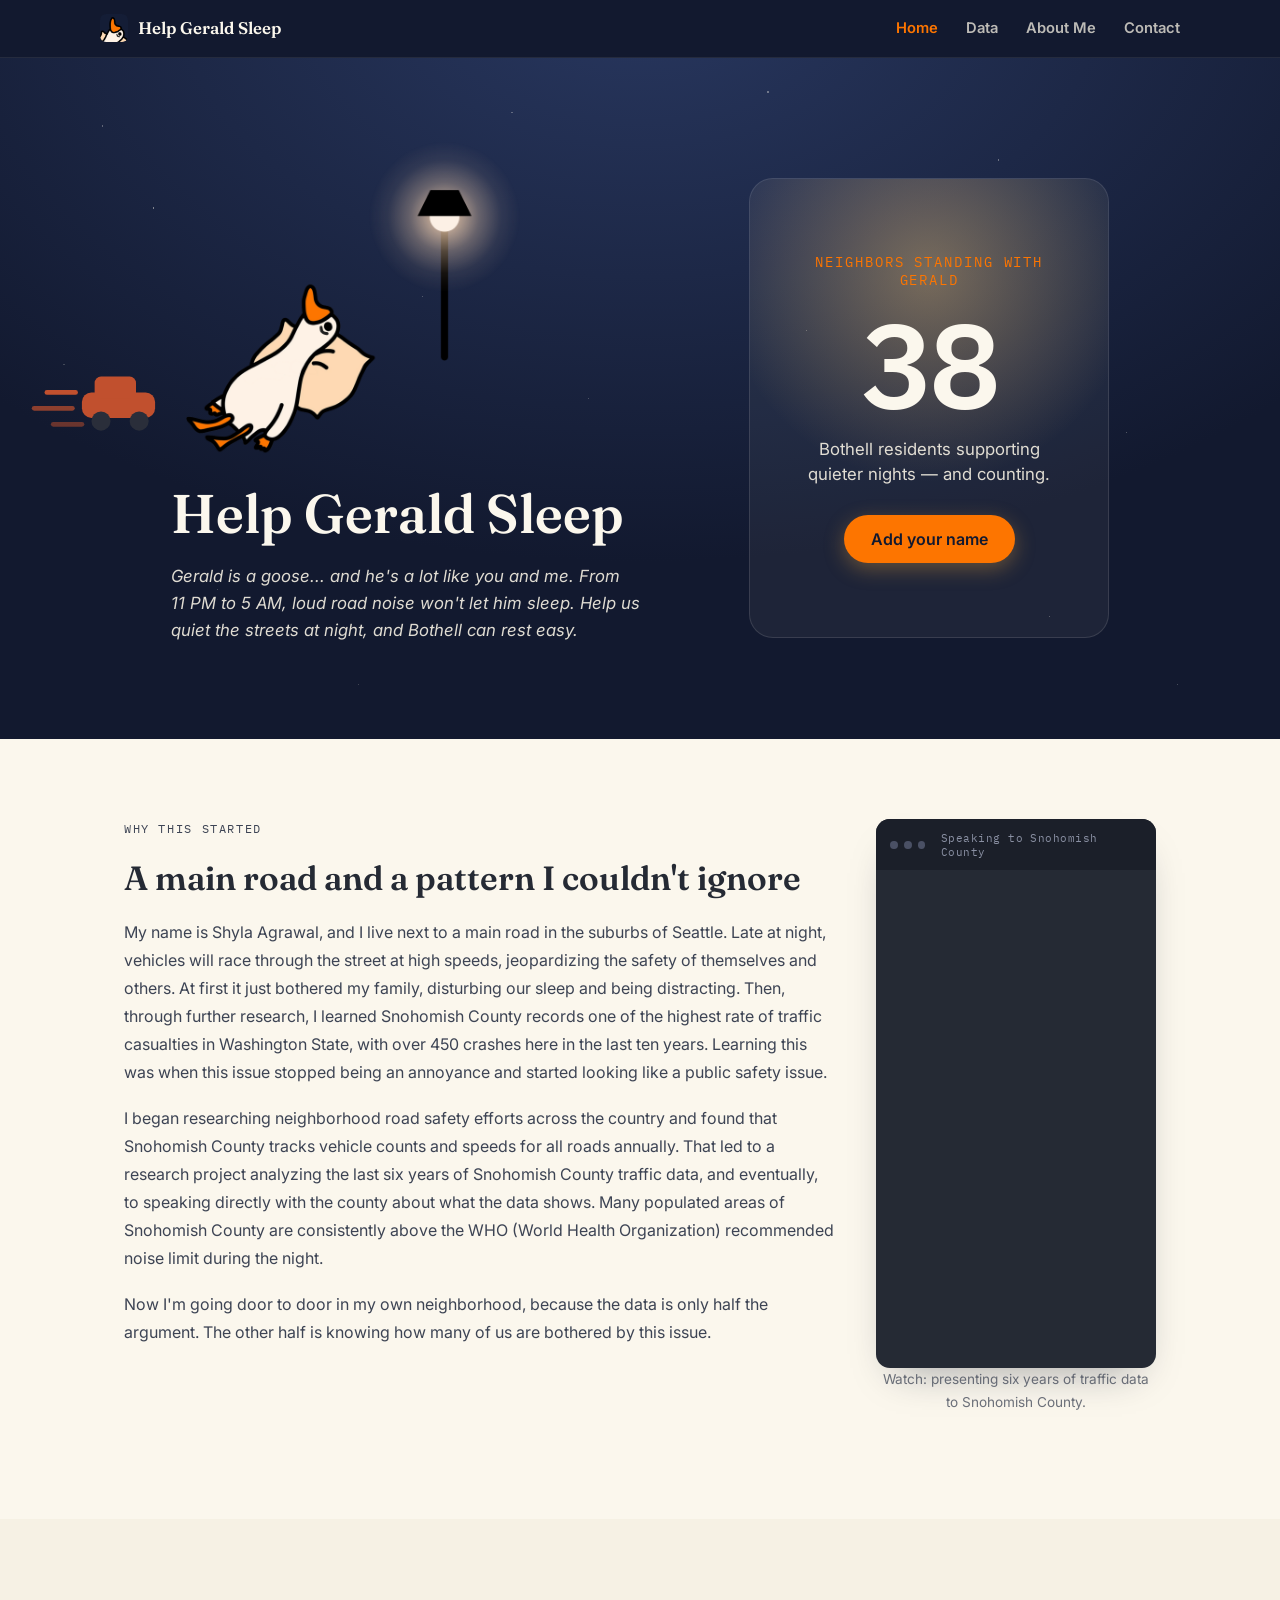
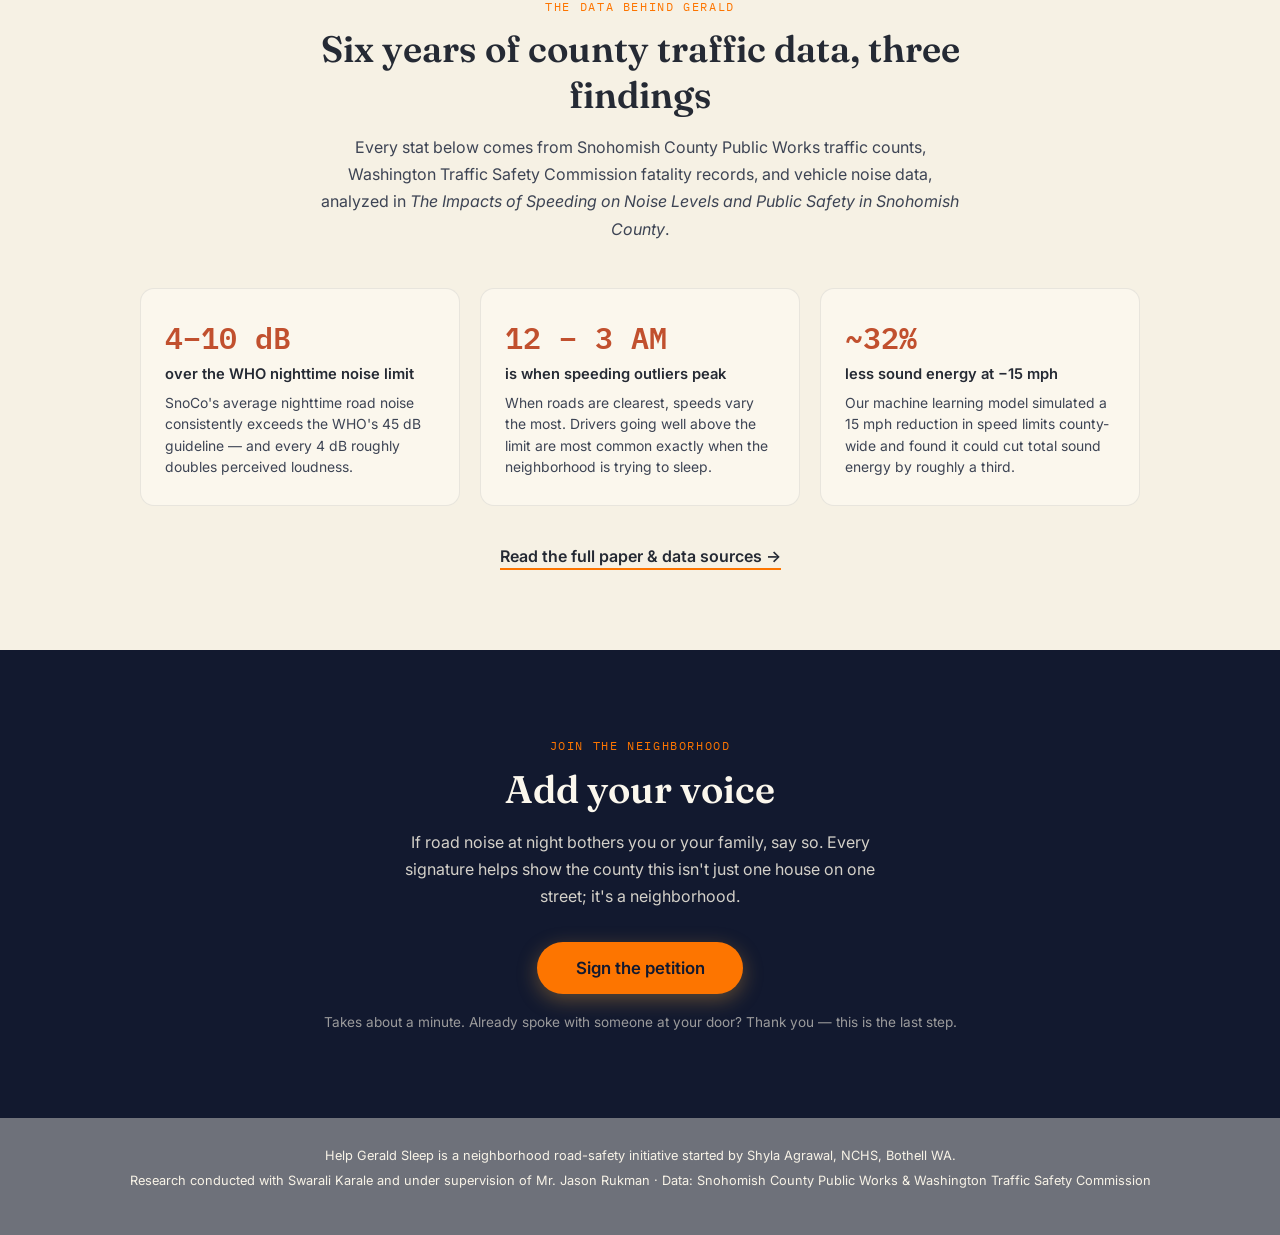
<file: index.html>
<!DOCTYPE html>
<html lang="en">
<head>
<meta charset="UTF-8">
<meta name="viewport" content="width=device-width, initial-scale=1.0">
<title>Help Gerald Sleep — Quieter Nights in Bothell</title>
<meta name="description" content="A Bothell, WA neighborhood campaign to reduce nighttime speeding and road noise, backed by six years of Snohomish County traffic data.">

<link rel="icon" href="assets/favicon.png" type="image/png">
<link rel="preconnect" href="https://fonts.googleapis.com">
<link rel="preconnect" href="https://fonts.gstatic.com" crossorigin>
<link href="https://fonts.googleapis.com/css2?family=Fraunces:ital,opsz,wght@0,9..144,400;0,9..144,500;0,9..144,600;1,9..144,500&family=Inter:wght@400;500;600;700&family=IBM+Plex+Mono:wght@500;600&display=swap" rel="stylesheet">
<link rel="stylesheet" href="style.css">
</head>
<body>

<!-- ============ NAV ============ -->
<header class="site-nav">
  <div class="site-nav-inner">
    <a href="index.html" class="nav-logo">
      <img src="assets/favicon.png" alt="" class="nav-logo-icon">
      <span>Help Gerald Sleep</span>
    </a>
    <nav class="nav-links" id="navLinks">
      <a href="index.html" class="active">Home</a>
      <a href="data.html">Data</a>
      <a href="about.html">About Me</a>
      <a href="contact.html">Contact</a>
    </nav>
    <button class="nav-toggle" id="navToggle" aria-label="Toggle menu" aria-expanded="false">
      <span></span><span></span><span></span>
    </button>
  </div>
</header>

<!-- ============ TOP BAND: HERO + COUNTER ============ -->
<header class="top-band">
  <div class="sky" aria-hidden="true"></div>

  <div class="top-band-inner">
    <div class="hero-col">
      <div class="mark-wrap">
        <div class="gerald-scene">
          <svg class="car-track" viewBox="0 0 220 220" aria-hidden="true">
            <!-- speeding car silhouette + motion lines -->
            <g transform="translate(0,20)">
              <g class="car-zoom">
                <rect x="-56" y="150" width="46" height="16" rx="6" fill="#C1502E"/>
                <rect x="-48" y="140" width="26" height="14" rx="4" fill="#C1502E"/>
                <circle cx="-44" cy="168" r="6" fill="#2A2E3A"/>
                <circle cx="-20" cy="168" r="6" fill="#2A2E3A"/>
                <line x1="-78" y1="150" x2="-60" y2="150" stroke="#C1502E" stroke-width="3" stroke-linecap="round"/>
                <line x1="-86" y1="160" x2="-62" y2="160" stroke="#C1502E" stroke-width="3" stroke-linecap="round" opacity="0.7"/>
                <line x1="-74" y1="170" x2="-56" y2="170" stroke="#C1502E" stroke-width="3" stroke-linecap="round" opacity="0.5"/>
              </g>
            </g>
          </svg>
          <img src="assets/hero-graphic.png" alt="Gerald the goose, asleep with his eyes open, under a streetlamp" class="gerald-img">
        </div>
      </div>

      <h1>Help Gerald Sleep</h1>
      <p class="tagline">Gerald is a goose... and he's a lot like you and me. From 11&nbsp;PM to 5&nbsp;AM, loud road noise won't let him sleep. Help us quiet the streets at night, and Bothell can rest easy.</p>
    </div>

    <div class="counter-col" aria-label="Community support counter">
      <div class="counter-glow" aria-hidden="true"></div>
      <p class="counter-eyebrow">Neighbors standing with Gerald</p>
      <p class="counter-number" id="counterNumber" data-target="0">0</p>
      <p class="counter-label">Bothell residents supporting quieter nights — and counting.</p>
      <a href="#support" class="btn btn-amber">Add your name</a>
    </div>
  </div>
</header>

<!-- ============ STORY ============ -->
<section class="story" id="story">
  <div class="story-text">
    <div class="story-video">
      <div class="video-frame">
        <div class="video-frame-bar">
          <span class="dot"></span><span class="dot"></span><span class="dot"></span>
          <span class="video-frame-label">Speaking to Snohomish County</span>
        </div>
        <div class="video-embed">
          <iframe
            src="https://www.youtube.com/embed/jxdR5B7ENhw"
            title="Shyla Agrawal addressing Snohomish County on road noise"
            frameborder="0"
            allow="accelerometer; autoplay; clipboard-write; encrypted-media; gyroscope; picture-in-picture"
            allowfullscreen
            loading="lazy"></iframe>
        </div>
      </div>
      <p class="video-caption">Watch: presenting six years of traffic data to Snohomish County.</p>
    </div>

    <p class="eyebrow">Why this started</p>
    <h2>A main road and a pattern I couldn't ignore</h2>

    <p>My name is Shyla Agrawal, and I live next to a main road in the suburbs of Seattle. Late at night, vehicles will race through the street at high speeds, jeopardizing the safety of themselves and others. At first it just bothered my family, disturbing our sleep and being distracting. Then, through further research, I learned Snohomish County records one of the highest rate of traffic casualties in Washington State, with over 450 crashes here in the last ten years. Learning this was when this issue stopped being an annoyance and started looking like a public safety issue.</p>
    <p>I began researching neighborhood road safety efforts across the country and found that Snohomish County tracks vehicle counts and speeds for all roads annually. That led to a research project analyzing the last six years of Snohomish County traffic data, and eventually, to speaking directly with the county about what the data shows. Many populated areas of Snohomish County are consistently above the WHO (World Health Organization) recommended noise limit during the night.</p>
    <p>Now I'm going door to door in my own neighborhood, because the data is only half the argument. The other half is knowing how many of us are bothered by this issue.</p>
  </div>
</section>

<!-- ============ RESEARCH ============ -->
<section class="research" id="research">
  <p class="eyebrow eyebrow-dark">The data behind Gerald</p>
  <h2>Six years of county traffic data, three findings</h2>
  <p class="research-intro">Every stat below comes from Snohomish County Public Works traffic counts, Washington Traffic Safety Commission fatality records, and vehicle noise data, analyzed in <em>The Impacts of Speeding on Noise Levels and Public Safety in Snohomish County</em>.</p>

  <div class="stat-grid">
    <div class="stat-card">
      <p class="stat-number">4–10 dB</p>
      <p class="stat-label">over the WHO nighttime noise limit</p>
      <p class="stat-detail">SnoCo's average nighttime road noise consistently exceeds the WHO's 45 dB guideline — and every 4 dB roughly doubles perceived loudness.</p>
    </div>
    <div class="stat-card">
      <p class="stat-number">12 – 3 AM</p>
      <p class="stat-label">is when speeding outliers peak</p>
      <p class="stat-detail">When roads are clearest, speeds vary the most. Drivers going well above the limit are most common exactly when the neighborhood is trying to sleep.</p>
    </div>
    <div class="stat-card">
      <p class="stat-number">~32%</p>
      <p class="stat-label">less sound energy at &minus;15 mph</p>
      <p class="stat-detail">Our machine learning model simulated a 15 mph reduction in speed limits county-wide and found it could cut total sound energy by roughly a third.</p>
    </div>
  </div>

  <a class="paper-link" href="https://docs.google.com/document/d/15aomqM8IHhXJBvnAWnDzRJ5AM9dYTJvhZWyUxfcYuEE/edit?tab=t.hzkjctti4e85" target="_blank" rel="noopener">Read the full paper &amp; data sources →</a>
</section>

<!-- ============ SUPPORT CTA ============ -->
<section class="support" id="support">
  <p class="eyebrow">Join the neighborhood</p>
  <h2>Add your voice</h2>
  <p class="support-copy">If road noise at night bothers you or your family, say so. Every signature helps show the county this isn't just one house on one street; it's a neighborhood.</p>
  <a href="https://forms.gle/7h7KhYbKY5JGtS2x8" class="btn btn-amber btn-large" target="_blank" rel="noopener">Sign the petition</a>
  <p class="support-note">Takes about a minute. Already spoke with someone at your door? Thank you — this is the last step.</p>
</section>

<!-- ============ STICKY CTA ============ -->
<a href="#support" class="sticky-cta" id="stickyCta">Sign the petition</a>

<footer class="site-footer">
  <p>Help Gerald Sleep is a neighborhood road-safety initiative started by Shyla Agrawal, NCHS, Bothell WA.</p>
  <p>Research conducted with Swarali Karale and under supervision of Mr. Jason Rukman · Data: Snohomish County Public Works &amp; Washington Traffic Safety Commission</p>
</footer>

<script src="script.js"></script>
</body>
</html>
</file>
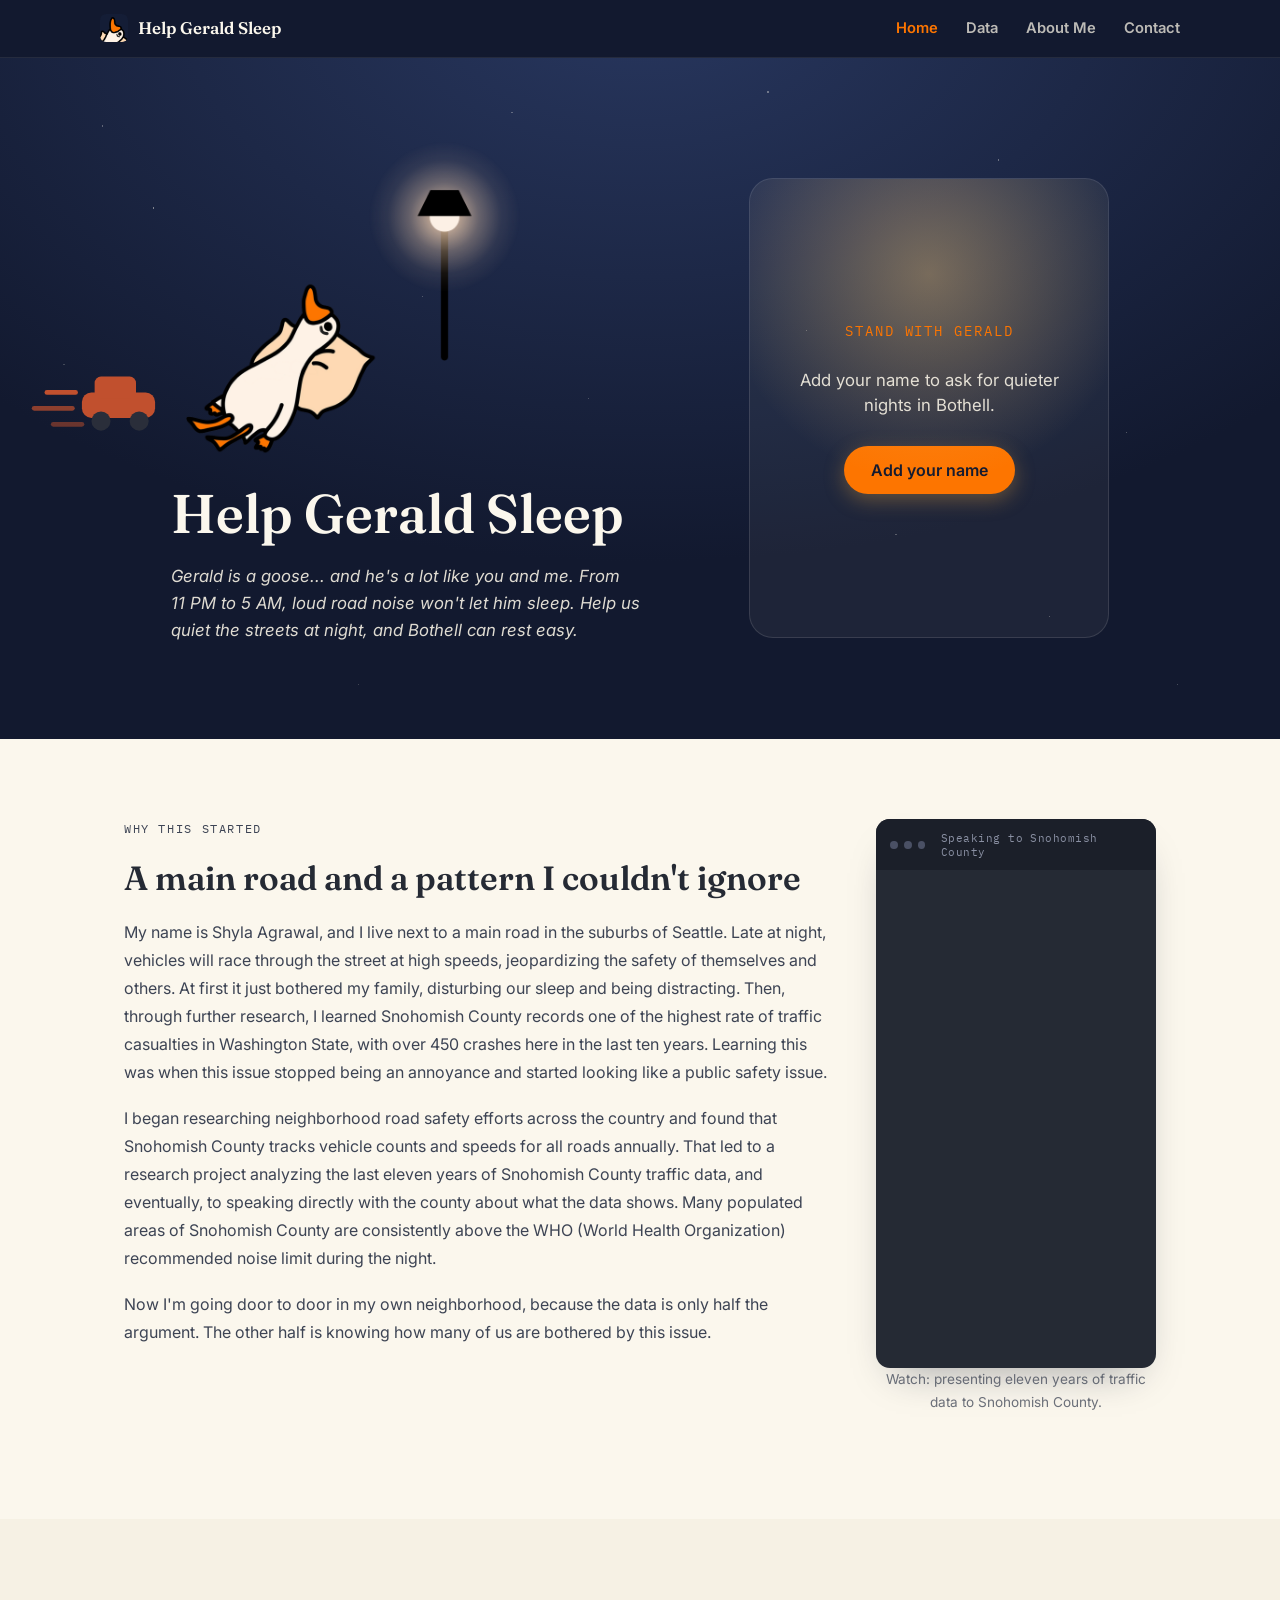
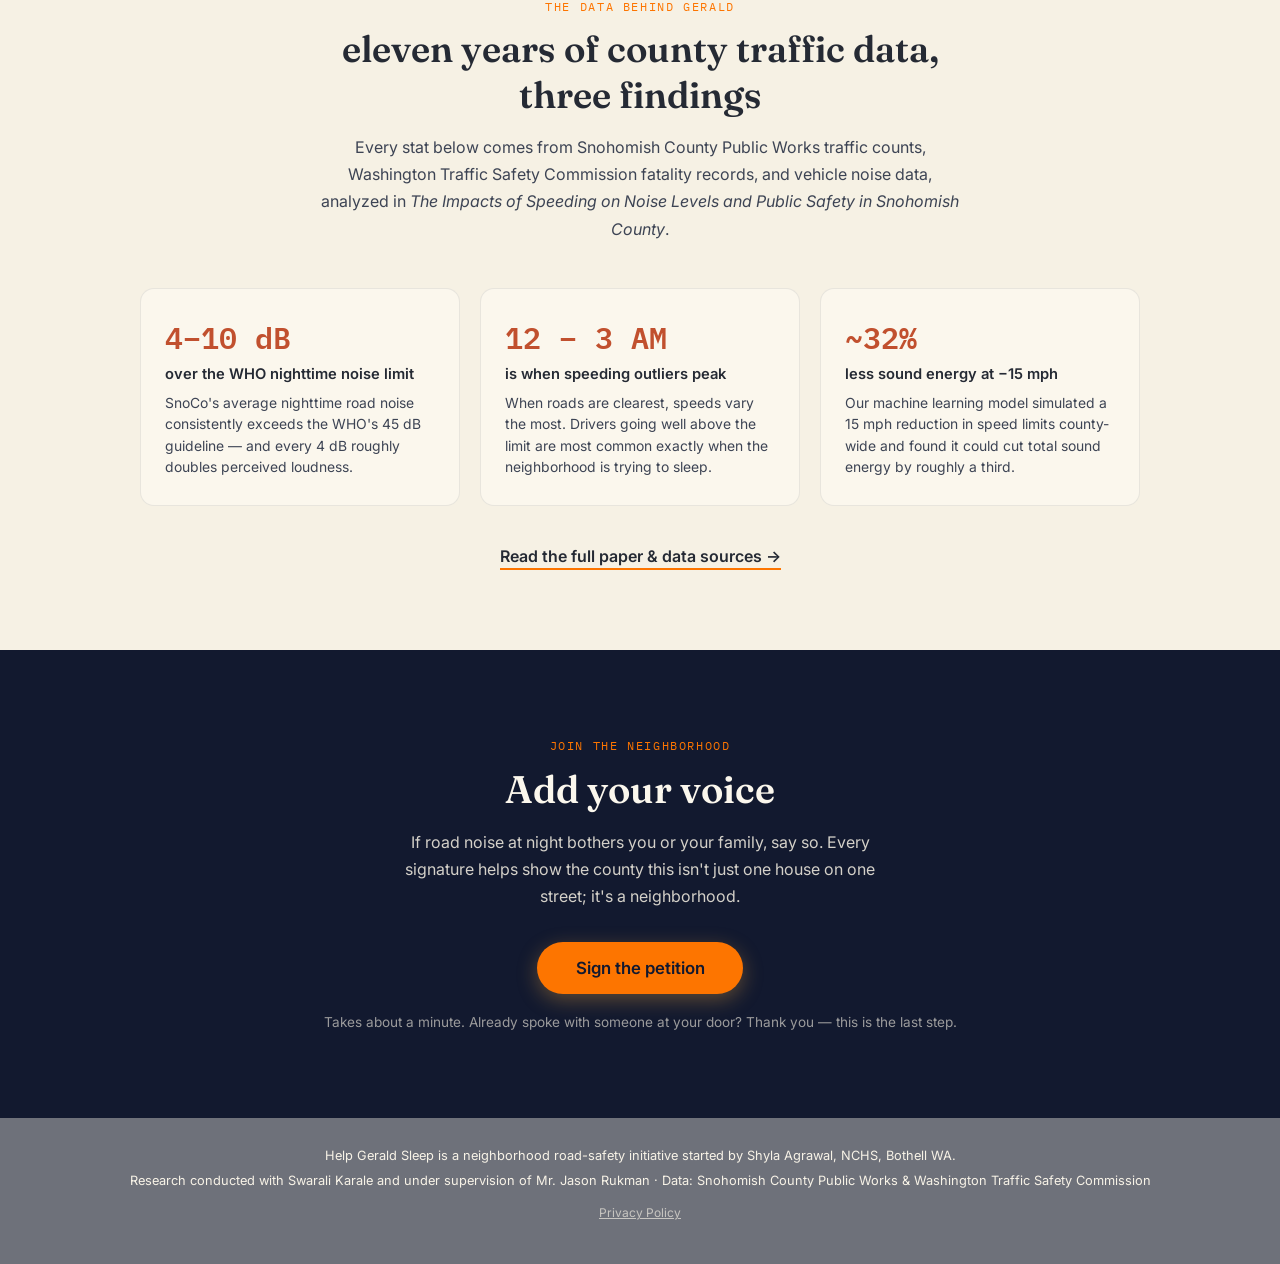
<file: website/index.html>
<!DOCTYPE html>
<html lang="en">
<head>
<meta charset="UTF-8">
<meta name="viewport" content="width=device-width, initial-scale=1.0">
<title>Help Gerald Sleep — Quieter Nights in Bothell</title>
<meta name="description" content="A Bothell, WA neighborhood campaign to reduce nighttime speeding and road noise, backed by eleven years of Snohomish County traffic data.">

<link rel="icon" href="assets/favicon.png" type="image/png">
<link rel="preconnect" href="https://fonts.googleapis.com">
<link rel="preconnect" href="https://fonts.gstatic.com" crossorigin>
<link href="https://fonts.googleapis.com/css2?family=Fraunces:ital,opsz,wght@0,9..144,400;0,9..144,500;0,9..144,600;1,9..144,500&family=Inter:wght@400;500;600;700&family=IBM+Plex+Mono:wght@500;600&display=swap" rel="stylesheet">
<link rel="stylesheet" href="style.css">
</head>
<body>

<!-- ============ NAV ============ -->
<header class="site-nav">
  <div class="site-nav-inner">
    <a href="index.html" class="nav-logo">
      <img src="assets/favicon.png" alt="" class="nav-logo-icon">
      <span>Help Gerald Sleep</span>
    </a>
    <nav class="nav-links" id="navLinks">
      <a href="index.html" class="active">Home</a>
      <a href="data.html">Data</a>
      <a href="about.html">About Me</a>
      <a href="contact.html">Contact</a>
    </nav>
    <button class="nav-toggle" id="navToggle" aria-label="Toggle menu" aria-expanded="false">
      <span></span><span></span><span></span>
    </button>
  </div>
</header>

<!-- ============ TOP BAND: HERO + SUPPORT CARD ============ -->
<header class="top-band">
  <div class="sky" aria-hidden="true"></div>

  <div class="top-band-inner">
    <div class="hero-col">
      <div class="mark-wrap">
        <div class="gerald-scene">
          <svg class="car-track" viewBox="0 0 220 220" aria-hidden="true">
            <!-- speeding car silhouette + motion lines -->
            <g transform="translate(0,20)">
              <g class="car-zoom">
                <rect x="-56" y="150" width="46" height="16" rx="6" fill="#C1502E"/>
                <rect x="-48" y="140" width="26" height="14" rx="4" fill="#C1502E"/>
                <circle cx="-44" cy="168" r="6" fill="#2A2E3A"/>
                <circle cx="-20" cy="168" r="6" fill="#2A2E3A"/>
                <line x1="-78" y1="150" x2="-60" y2="150" stroke="#C1502E" stroke-width="3" stroke-linecap="round"/>
                <line x1="-86" y1="160" x2="-62" y2="160" stroke="#C1502E" stroke-width="3" stroke-linecap="round" opacity="0.7"/>
                <line x1="-74" y1="170" x2="-56" y2="170" stroke="#C1502E" stroke-width="3" stroke-linecap="round" opacity="0.5"/>
              </g>
            </g>
          </svg>
          <img src="assets/hero-graphic.png" alt="Gerald the goose, asleep with his eyes open, under a streetlamp" class="gerald-img">
        </div>
      </div>

      <h1>Help Gerald Sleep</h1>
      <p class="tagline">Gerald is a goose... and he's a lot like you and me. From 11&nbsp;PM to 5&nbsp;AM, loud road noise won't let him sleep. Help us quiet the streets at night, and Bothell can rest easy.</p>
    </div>

    <div class="counter-col" aria-label="Add your name">
      <div class="counter-glow" aria-hidden="true"></div>
      <p class="counter-eyebrow">Stand with Gerald</p>
      <p class="counter-label">Add your name to ask for quieter nights in Bothell.</p>
      <a href="#support" class="btn btn-amber">Add your name</a>
    </div>
  </div>
</header>

<!-- ============ STORY ============ -->
<section class="story" id="story">
  <div class="story-text">
    <div class="story-video">
      <div class="video-frame">
        <div class="video-frame-bar">
          <span class="dot"></span><span class="dot"></span><span class="dot"></span>
          <span class="video-frame-label">Speaking to Snohomish County</span>
        </div>
        <div class="video-embed">
          <iframe
            src="https://www.youtube.com/embed/jxdR5B7ENhw"
            title="Shyla Agrawal addressing Snohomish County on road noise"
            frameborder="0"
            allow="accelerometer; autoplay; clipboard-write; encrypted-media; gyroscope; picture-in-picture"
            allowfullscreen
            loading="lazy"></iframe>
        </div>
      </div>
      <p class="video-caption">Watch: presenting eleven years of traffic data to Snohomish County.</p>
    </div>

    <p class="eyebrow">Why this started</p>
    <h2>A main road and a pattern I couldn't ignore</h2>

    <p>My name is Shyla Agrawal, and I live next to a main road in the suburbs of Seattle. Late at night, vehicles will race through the street at high speeds, jeopardizing the safety of themselves and others. At first it just bothered my family, disturbing our sleep and being distracting. Then, through further research, I learned Snohomish County records one of the highest rate of traffic casualties in Washington State, with over 450 crashes here in the last ten years. Learning this was when this issue stopped being an annoyance and started looking like a public safety issue.</p>
    <p>I began researching neighborhood road safety efforts across the country and found that Snohomish County tracks vehicle counts and speeds for all roads annually. That led to a research project analyzing the last eleven years of Snohomish County traffic data, and eventually, to speaking directly with the county about what the data shows. Many populated areas of Snohomish County are consistently above the WHO (World Health Organization) recommended noise limit during the night.</p>
    <p>Now I'm going door to door in my own neighborhood, because the data is only half the argument. The other half is knowing how many of us are bothered by this issue.</p>
  </div>
</section>

<!-- ============ RESEARCH ============ -->
<section class="research" id="research">
  <p class="eyebrow eyebrow-dark">The data behind Gerald</p>
  <h2>eleven years of county traffic data, three findings</h2>
  <p class="research-intro">Every stat below comes from Snohomish County Public Works traffic counts, Washington Traffic Safety Commission fatality records, and vehicle noise data, analyzed in <em>The Impacts of Speeding on Noise Levels and Public Safety in Snohomish County</em>.</p>

  <div class="stat-grid">
    <div class="stat-card">
      <p class="stat-number">4–10 dB</p>
      <p class="stat-label">over the WHO nighttime noise limit</p>
      <p class="stat-detail">SnoCo's average nighttime road noise consistently exceeds the WHO's 45 dB guideline — and every 4 dB roughly doubles perceived loudness.</p>
    </div>
    <div class="stat-card">
      <p class="stat-number">12 – 3 AM</p>
      <p class="stat-label">is when speeding outliers peak</p>
      <p class="stat-detail">When roads are clearest, speeds vary the most. Drivers going well above the limit are most common exactly when the neighborhood is trying to sleep.</p>
    </div>
    <div class="stat-card">
      <p class="stat-number">~32%</p>
      <p class="stat-label">less sound energy at &minus;15 mph</p>
      <p class="stat-detail">Our machine learning model simulated a 15 mph reduction in speed limits county-wide and found it could cut total sound energy by roughly a third.</p>
    </div>
  </div>

  <a class="paper-link" href="https://docs.google.com/document/d/15aomqM8IHhXJBvnAWnDzRJ5AM9dYTJvhZWyUxfcYuEE/edit?tab=t.hzkjctti4e85" target="_blank" rel="noopener">Read the full paper &amp; data sources →</a>
</section>

<!-- ============ SUPPORT CTA ============ -->
<section class="support" id="support">
  <p class="eyebrow">Join the neighborhood</p>
  <h2>Add your voice</h2>
  <p class="support-copy">If road noise at night bothers you or your family, say so. Every signature helps show the county this isn't just one house on one street; it's a neighborhood.</p>
  <a href="https://forms.gle/7h7KhYbKY5JGtS2x8" class="btn btn-amber btn-large" target="_blank" rel="noopener">Sign the petition</a>
  <p class="support-note">Takes about a minute. Already spoke with someone at your door? Thank you — this is the last step.</p>
</section>

<!-- ============ STICKY CTA ============ -->
<a href="#support" class="sticky-cta" id="stickyCta">Sign the petition</a>

<footer class="site-footer">
  <p>Help Gerald Sleep is a neighborhood road-safety initiative started by Shyla Agrawal, NCHS, Bothell WA.</p>
  <p>Research conducted with Swarali Karale and under supervision of Mr. Jason Rukman · Data: Snohomish County Public Works &amp; Washington Traffic Safety Commission</p>
  <a href="privacy.html" class="privacy-link">Privacy Policy</a>
</footer>

<script src="script.js"></script>
</body>
</html>
</file>
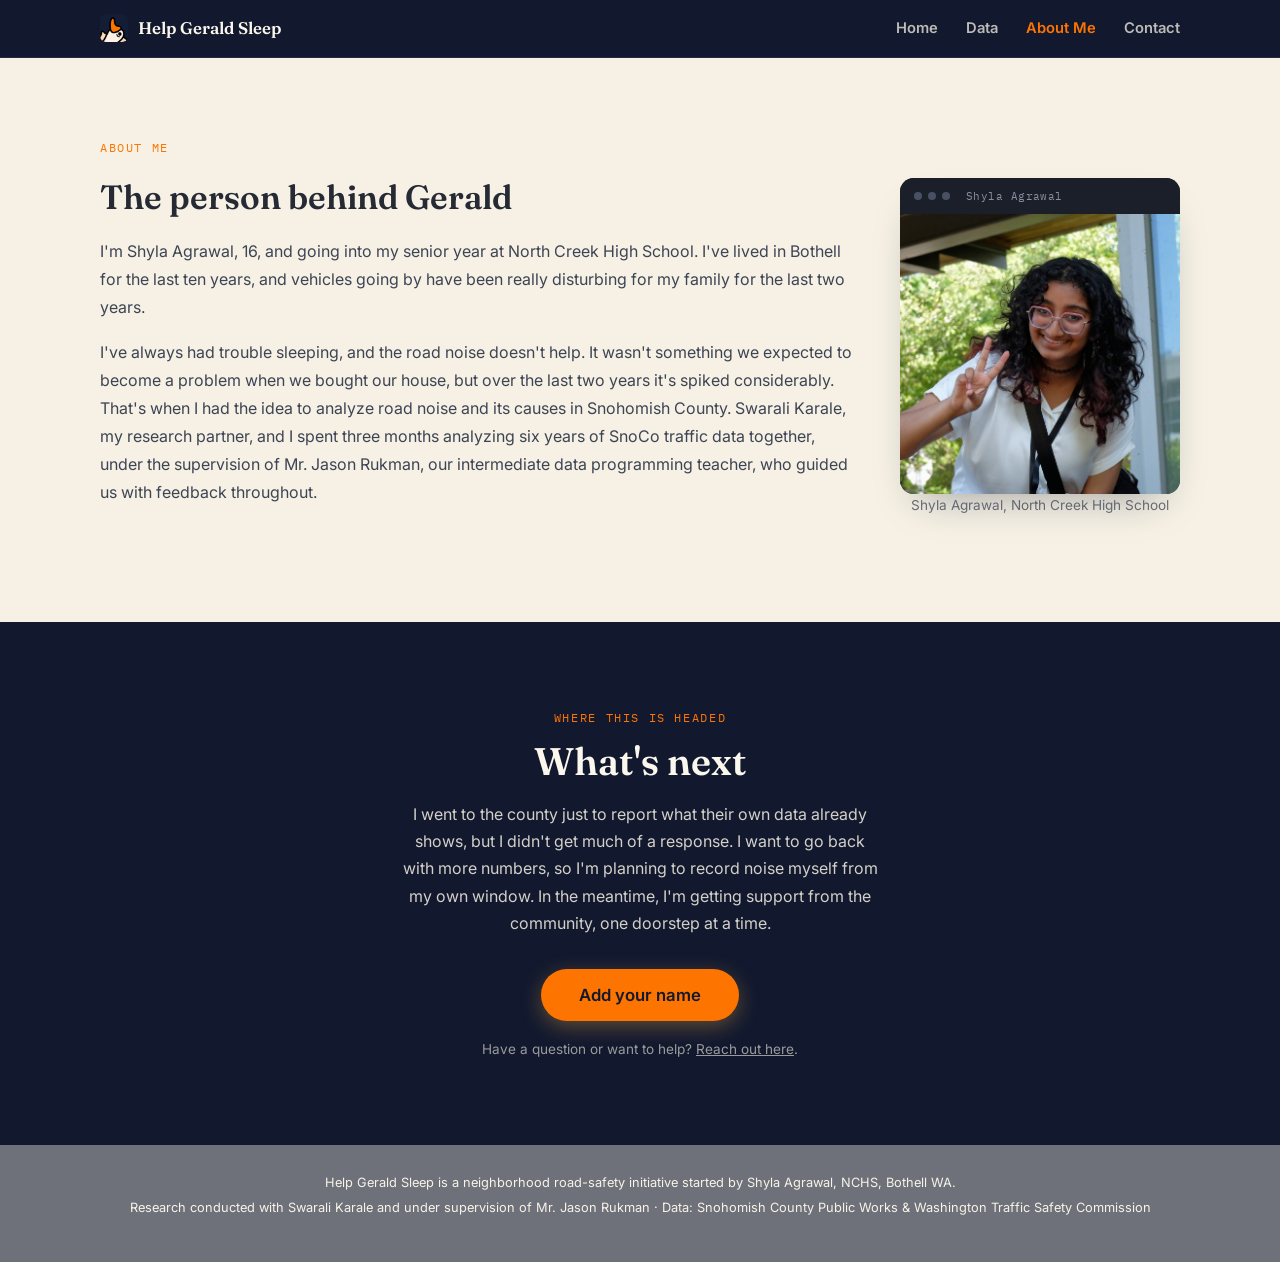
<file: about.html>
<!DOCTYPE html>
<html lang="en">
<head>
<meta charset="UTF-8">
<meta name="viewport" content="width=device-width, initial-scale=1.0">
<title>About Me — Help Gerald Sleep</title>
<meta name="description" content="About Shyla Agrawal, the Bothell, WA high school student behind the Help Gerald Sleep road-noise campaign.">

<link rel="icon" href="assets/favicon.png" type="image/png">
<link rel="preconnect" href="https://fonts.googleapis.com">
<link rel="preconnect" href="https://fonts.gstatic.com" crossorigin>
<link href="https://fonts.googleapis.com/css2?family=Fraunces:ital,opsz,wght@0,9..144,400;0,9..144,500;0,9..144,600;1,9..144,500&family=Inter:wght@400;500;600;700&family=IBM+Plex+Mono:wght@500;600&display=swap" rel="stylesheet">
<link rel="stylesheet" href="style.css">
</head>
<body>

<!-- ============ NAV ============ -->
<header class="site-nav">
  <div class="site-nav-inner">
    <a href="index.html" class="nav-logo">
      <img src="assets/favicon.png" alt="" class="nav-logo-icon">
      <span>Help Gerald Sleep</span>
    </a>
    <nav class="nav-links" id="navLinks">
      <a href="index.html">Home</a>
      <a href="data.html">Data</a>
      <a href="about.html" class="active">About Me</a>
      <a href="contact.html">Contact</a>
    </nav>
    <button class="nav-toggle" id="navToggle" aria-label="Toggle menu" aria-expanded="false">
      <span></span><span></span><span></span>
    </button>
  </div>
</header>

<!-- ============ BIO ============ -->
<section class="story" id="bio">
  <div class="story-text">
    <div class="story-video">
      <div class="video-frame">
        <div class="video-frame-bar">
          <span class="dot"></span><span class="dot"></span><span class="dot"></span>
          <span class="video-frame-label">Shyla Agrawal</span>
        </div>
        <div class="photo-embed">
          <img src="assets/shyla-photo.jpg" alt="Shyla Agrawal">
        </div>
      </div>
      <p class="video-caption">Shyla Agrawal, North Creek High School</p>
    </div>

    <p class="eyebrow">About me</p>
    <h2>The person behind Gerald</h2>

    <p>I'm Shyla Agrawal, 16, and going into my senior year at North Creek High School. I've lived in Bothell for the last ten years, and vehicles going by have been really disturbing for my family for the last two years.</p>
    <p>I've always had trouble sleeping, and the road noise doesn't help. It wasn't something we expected to become a problem when we bought our house, but over the last two years it's spiked considerably. That's when I had the idea to analyze road noise and its causes in Snohomish County. Swarali Karale, my research partner, and I spent three months analyzing six years of SnoCo traffic data together, under the supervision of Mr. Jason Rukman, our intermediate data programming teacher, who guided us with feedback throughout.</p>
  </div>
</section>

<!-- ============ WHAT'S NEXT ============ -->
<section class="support" id="next">
  <p class="eyebrow">Where this is headed</p>
  <h2>What's next</h2>
  <p class="support-copy">I went to the county just to report what their own data already shows, but I didn't get much of a response. I want to go back with more numbers, so I'm planning to record noise myself from my own window. In the meantime, I'm getting support from the community, one doorstep at a time.</p>
  <a href="index.html#support" class="btn btn-amber btn-large">Add your name</a>
  <p class="support-note">Have a question or want to help? <a href="contact.html" style="color:inherit;">Reach out here</a>.</p>
</section>

<footer class="site-footer">
  <p>Help Gerald Sleep is a neighborhood road-safety initiative started by Shyla Agrawal, NCHS, Bothell WA.</p>
  <p>Research conducted with Swarali Karale and under supervision of Mr. Jason Rukman · Data: Snohomish County Public Works &amp; Washington Traffic Safety Commission</p>
</footer>

<script src="script.js"></script>
</body>
</html>
</file>
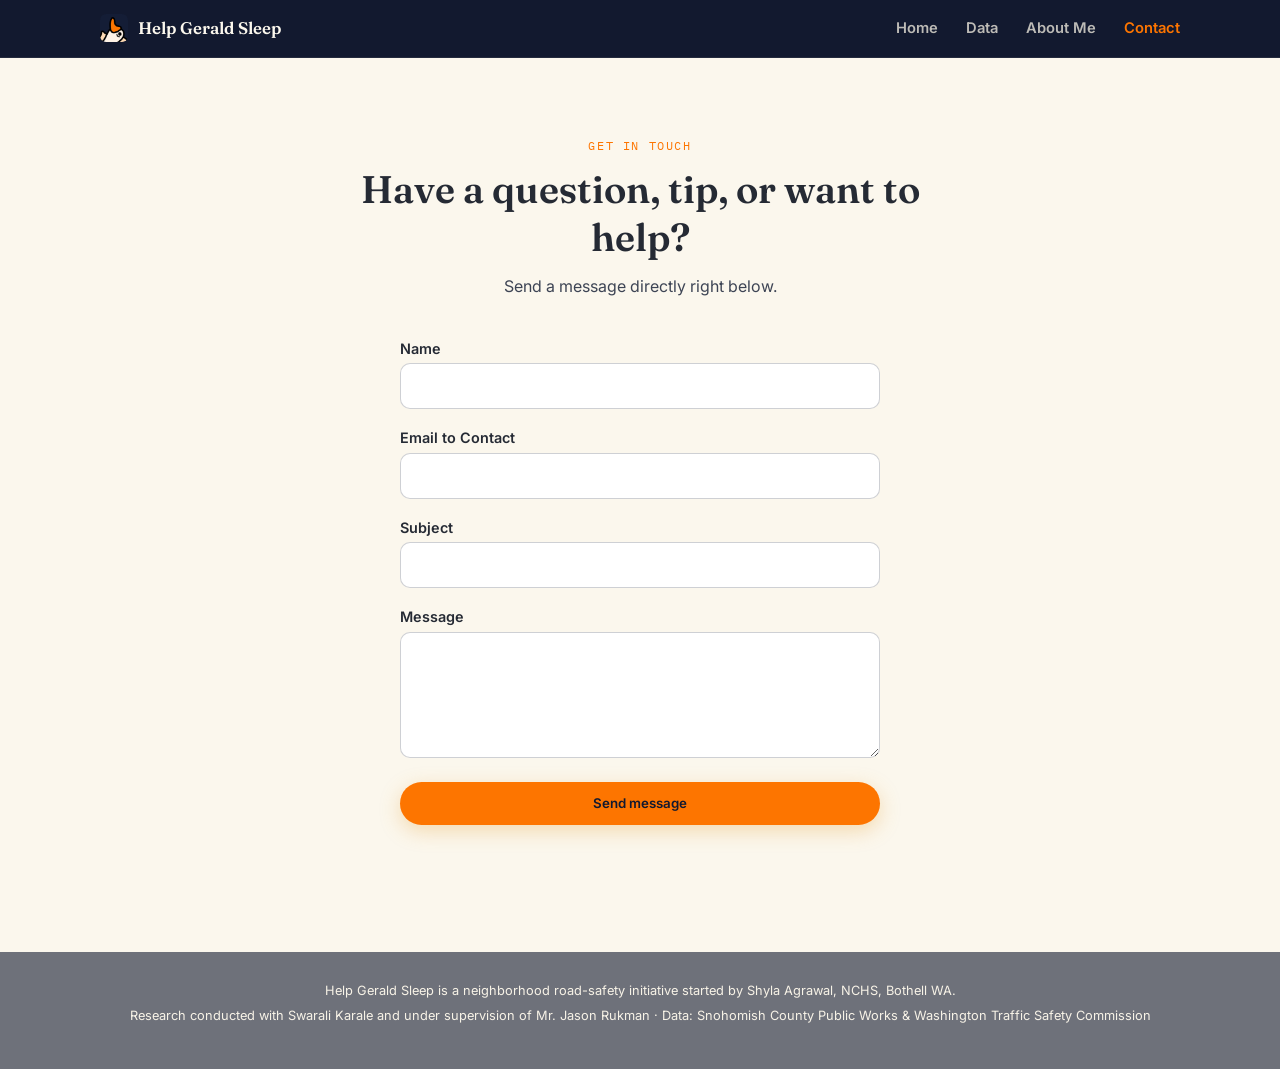
<file: contact.html>
<!DOCTYPE html>
<html lang="en">
<head>
<meta charset="UTF-8">
<meta name="viewport" content="width=device-width, initial-scale=1.0">
<title>Contact — Help Gerald Sleep</title>
<meta name="description" content="Get in touch about the Help Gerald Sleep road-noise campaign in Bothell, WA.">

<link rel="icon" href="assets/favicon.png" type="image/png">
<link rel="preconnect" href="https://fonts.googleapis.com">
<link rel="preconnect" href="https://fonts.gstatic.com" crossorigin>
<link href="https://fonts.googleapis.com/css2?family=Fraunces:ital,opsz,wght@0,9..144,400;0,9..144,500;0,9..144,600;1,9..144,500&family=Inter:wght@400;500;600;700&family=IBM+Plex+Mono:wght@500;600&display=swap" rel="stylesheet">
<link rel="stylesheet" href="style.css">
</head>
<body>

<!-- ============ NAV ============ -->
<header class="site-nav">
  <div class="site-nav-inner">
    <a href="index.html" class="nav-logo">
      <img src="assets/favicon.png" alt="" class="nav-logo-icon">
      <span>Help Gerald Sleep</span>
    </a>
    <nav class="nav-links" id="navLinks">
      <a href="index.html">Home</a>
      <a href="data.html">Data</a>
      <a href="about.html">About Me</a>
      <a href="contact.html" class="active">Contact</a>
    </nav>
    <button class="nav-toggle" id="navToggle" aria-label="Toggle menu" aria-expanded="false">
      <span></span><span></span><span></span>
    </button>
  </div>
</header>

<!-- ============ CONTACT ============ -->
<section class="contact" id="contact">
  <p class="eyebrow eyebrow-dark">Get in touch</p>
  <h1>Have a question, tip, or want to help?</h1>
  <p class="contact-intro">Send a message directly right below.</p>

  <form class="contact-form" id="contactForm" action="https://formspree.io/f/xwleedap" method="POST">
    <input type="text" name="_gotcha" style="display:none">
    <div class="form-group">
      <label for="contactName">Name</label>
      <input type="text" id="contactName" name="name" required>
    </div>
    <div class="form-group">
      <label for="contactEmail">Email to Contact</label>
      <input type="email" id="contactEmail" name="email" required>
    </div>
    <div class="form-group">
      <label for="contactSubject">Subject</label>
      <input type="text" id="contactSubject" name="subject" required>
    </div>
    <div class="form-group">
      <label for="contactMessage">Message</label>
      <textarea id="contactMessage" name="message" rows="5" required></textarea>
    </div>
    <button type="submit" class="btn btn-amber">Send message</button>
    <p class="form-status" id="formStatus" role="status"></p>
  </form>
</section>

<footer class="site-footer">
  <p>Help Gerald Sleep is a neighborhood road-safety initiative started by Shyla Agrawal, NCHS, Bothell WA.</p>
  <p>Research conducted with Swarali Karale and under supervision of Mr. Jason Rukman · Data: Snohomish County Public Works &amp; Washington Traffic Safety Commission</p>
</footer>

<script src="script.js"></script>
</body>
</html>
</file>
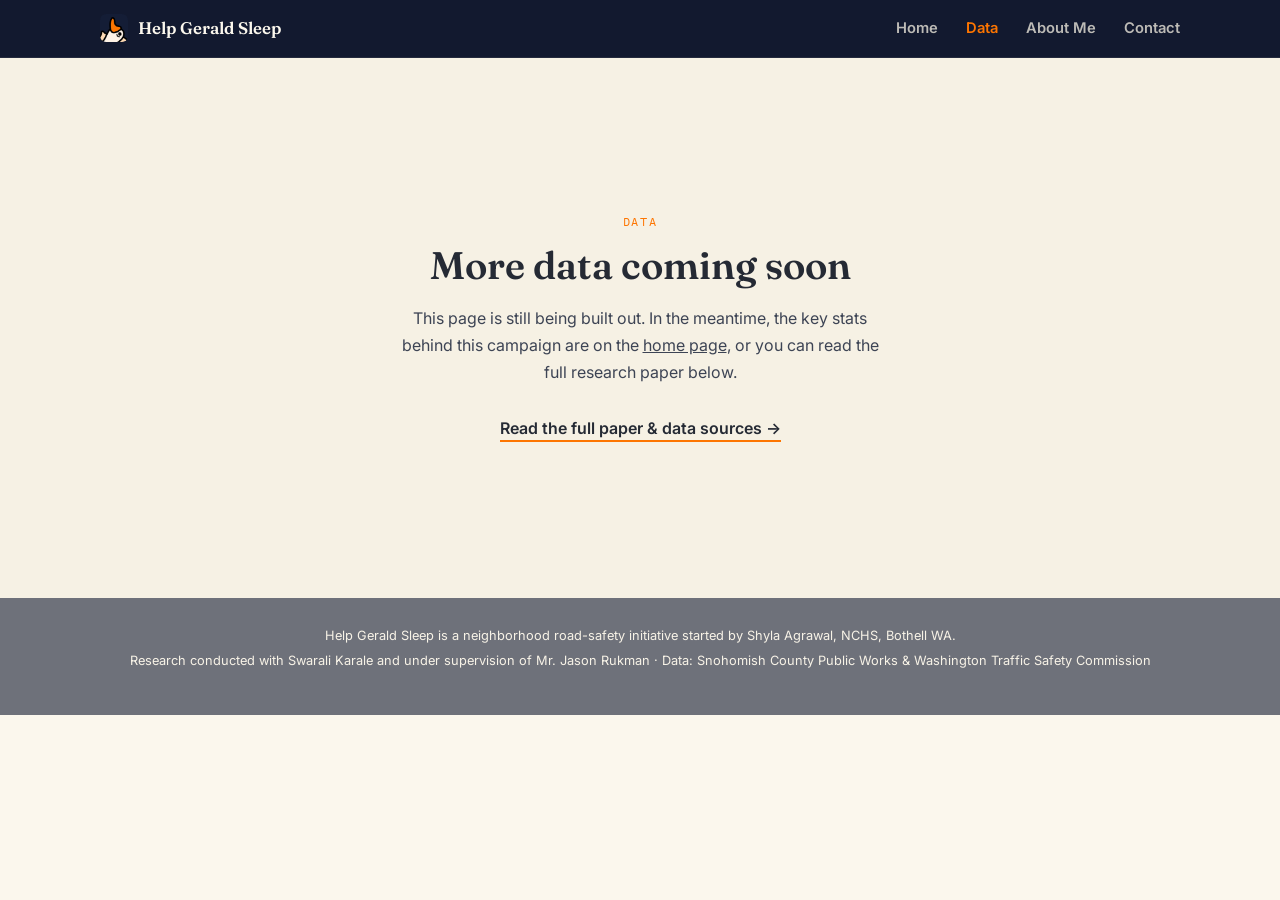
<file: data.html>
<!DOCTYPE html>
<html lang="en">
<head>
<meta charset="UTF-8">
<meta name="viewport" content="width=device-width, initial-scale=1.0">
<title>Data — Help Gerald Sleep</title>
<meta name="description" content="Traffic, noise, and safety data behind the Help Gerald Sleep road-noise campaign in Bothell, WA.">

<link rel="icon" href="assets/favicon.png" type="image/png">
<link rel="preconnect" href="https://fonts.googleapis.com">
<link rel="preconnect" href="https://fonts.gstatic.com" crossorigin>
<link href="https://fonts.googleapis.com/css2?family=Fraunces:ital,opsz,wght@0,9..144,400;0,9..144,500;0,9..144,600;1,9..144,500&family=Inter:wght@400;500;600;700&family=IBM+Plex+Mono:wght@500;600&display=swap" rel="stylesheet">
<link rel="stylesheet" href="style.css">
</head>
<body>

<!-- ============ NAV ============ -->
<header class="site-nav">
  <div class="site-nav-inner">
    <a href="index.html" class="nav-logo">
      <img src="assets/favicon.png" alt="" class="nav-logo-icon">
      <span>Help Gerald Sleep</span>
    </a>
    <nav class="nav-links" id="navLinks">
      <a href="index.html">Home</a>
      <a href="data.html" class="active">Data</a>
      <a href="about.html">About Me</a>
      <a href="contact.html">Contact</a>
    </nav>
    <button class="nav-toggle" id="navToggle" aria-label="Toggle menu" aria-expanded="false">
      <span></span><span></span><span></span>
    </button>
  </div>
</header>

<!-- ============ PLACEHOLDER PAGE ============ -->
<section class="placeholder-page">
  <p class="eyebrow eyebrow-dark">Data</p>
  <h1>More data coming soon</h1>
  <p class="placeholder-copy">This page is still being built out. In the meantime, the key stats behind this campaign are on the <a href="index.html#research">home page</a>, or you can read the full research paper below.</p>
  <a class="paper-link" href="https://docs.google.com/document/d/15aomqM8IHhXJBvnAWnDzRJ5AM9dYTJvhZWyUxfcYuEE/edit?tab=t.hzkjctti4e85" target="_blank" rel="noopener">Read the full paper &amp; data sources →</a>
</section>

<footer class="site-footer">
  <p>Help Gerald Sleep is a neighborhood road-safety initiative started by Shyla Agrawal, NCHS, Bothell WA.</p>
  <p>Research conducted with Swarali Karale and under supervision of Mr. Jason Rukman · Data: Snohomish County Public Works &amp; Washington Traffic Safety Commission</p>
</footer>

<script src="script.js"></script>
</body>
</html>
</file>
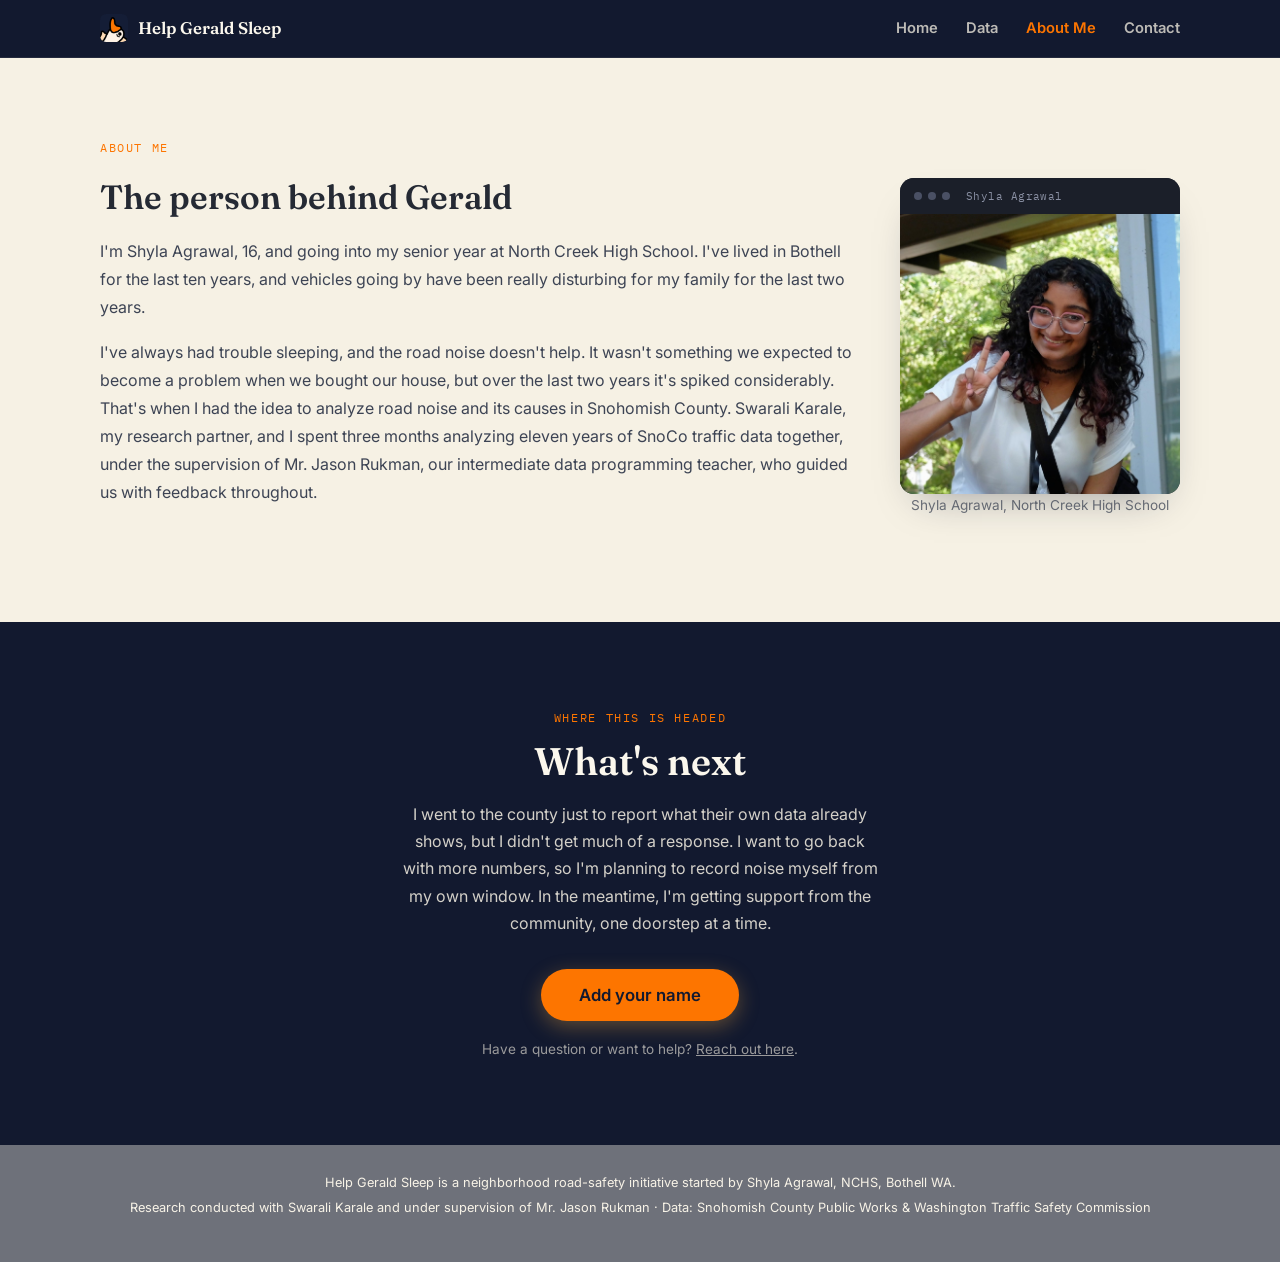
<file: website/about.html>
<!DOCTYPE html>
<html lang="en">
<head>
<meta charset="UTF-8">
<meta name="viewport" content="width=device-width, initial-scale=1.0">
<title>About Me — Help Gerald Sleep</title>
<meta name="description" content="About Shyla Agrawal, the Bothell, WA high school student behind the Help Gerald Sleep road-noise campaign.">

<link rel="icon" href="assets/favicon.png" type="image/png">
<link rel="preconnect" href="https://fonts.googleapis.com">
<link rel="preconnect" href="https://fonts.gstatic.com" crossorigin>
<link href="https://fonts.googleapis.com/css2?family=Fraunces:ital,opsz,wght@0,9..144,400;0,9..144,500;0,9..144,600;1,9..144,500&family=Inter:wght@400;500;600;700&family=IBM+Plex+Mono:wght@500;600&display=swap" rel="stylesheet">
<link rel="stylesheet" href="style.css">
</head>
<body>

<!-- ============ NAV ============ -->
<header class="site-nav">
  <div class="site-nav-inner">
    <a href="index.html" class="nav-logo">
      <img src="assets/favicon.png" alt="" class="nav-logo-icon">
      <span>Help Gerald Sleep</span>
    </a>
    <nav class="nav-links" id="navLinks">
      <a href="index.html">Home</a>
      <a href="data.html">Data</a>
      <a href="about.html" class="active">About Me</a>
      <a href="contact.html">Contact</a>
    </nav>
    <button class="nav-toggle" id="navToggle" aria-label="Toggle menu" aria-expanded="false">
      <span></span><span></span><span></span>
    </button>
  </div>
</header>

<!-- ============ BIO ============ -->
<section class="story" id="bio">
  <div class="story-text">
    <div class="story-video">
      <div class="video-frame">
        <div class="video-frame-bar">
          <span class="dot"></span><span class="dot"></span><span class="dot"></span>
          <span class="video-frame-label">Shyla Agrawal</span>
        </div>
        <div class="photo-embed">
          <img src="assets/shyla-photo.jpg" alt="Shyla Agrawal">
        </div>
      </div>
      <p class="video-caption">Shyla Agrawal, North Creek High School</p>
    </div>

    <p class="eyebrow">About me</p>
    <h2>The person behind Gerald</h2>

    <p>I'm Shyla Agrawal, 16, and going into my senior year at North Creek High School. I've lived in Bothell for the last ten years, and vehicles going by have been really disturbing for my family for the last two years.</p>
    <p>I've always had trouble sleeping, and the road noise doesn't help. It wasn't something we expected to become a problem when we bought our house, but over the last two years it's spiked considerably. That's when I had the idea to analyze road noise and its causes in Snohomish County. Swarali Karale, my research partner, and I spent three months analyzing eleven years of SnoCo traffic data together, under the supervision of Mr. Jason Rukman, our intermediate data programming teacher, who guided us with feedback throughout.</p>
  </div>
</section>

<!-- ============ WHAT'S NEXT ============ -->
<section class="support" id="next">
  <p class="eyebrow">Where this is headed</p>
  <h2>What's next</h2>
  <p class="support-copy">I went to the county just to report what their own data already shows, but I didn't get much of a response. I want to go back with more numbers, so I'm planning to record noise myself from my own window. In the meantime, I'm getting support from the community, one doorstep at a time.</p>
  <a href="index.html#support" class="btn btn-amber btn-large">Add your name</a>
  <p class="support-note">Have a question or want to help? <a href="contact.html" style="color:inherit;">Reach out here</a>.</p>
</section>

<footer class="site-footer">
  <p>Help Gerald Sleep is a neighborhood road-safety initiative started by Shyla Agrawal, NCHS, Bothell WA.</p>
  <p>Research conducted with Swarali Karale and under supervision of Mr. Jason Rukman · Data: Snohomish County Public Works &amp; Washington Traffic Safety Commission</p>
</footer>

<script src="script.js"></script>
</body>
</html>
</file>
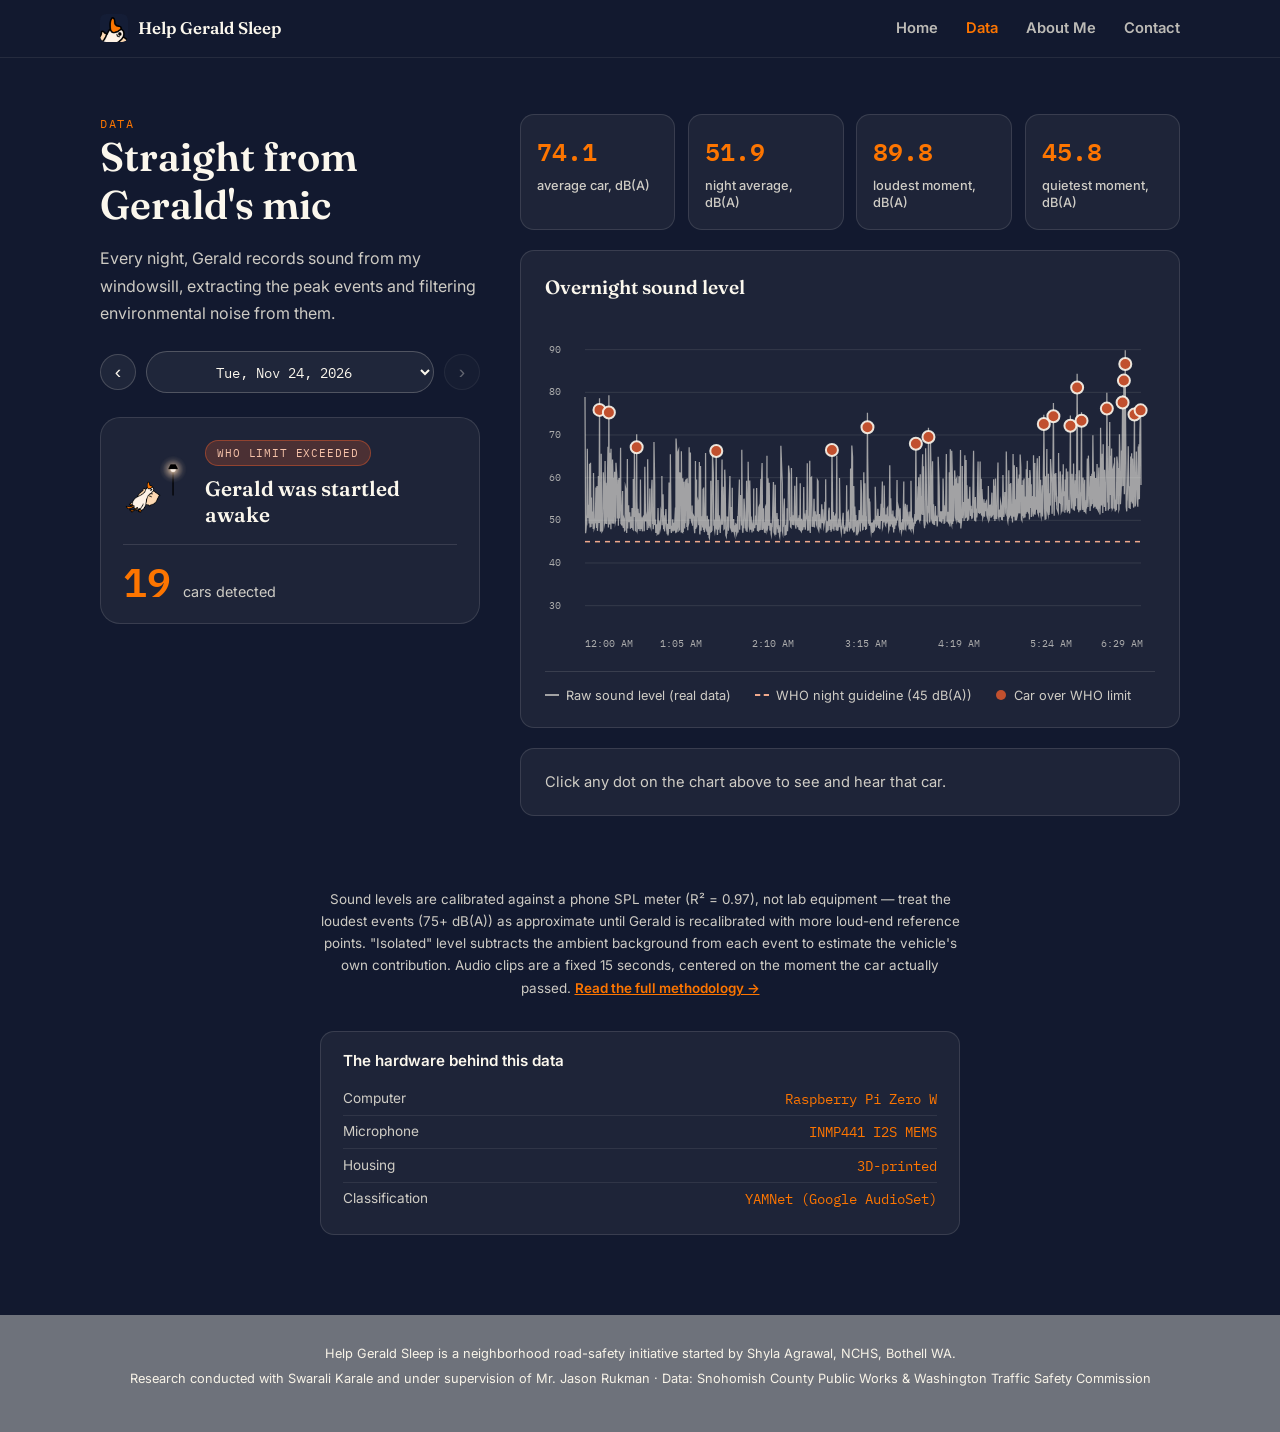
<file: website/data.html>
<!DOCTYPE html>
<html lang="en">
<head>
<meta charset="UTF-8">
<meta name="viewport" content="width=device-width, initial-scale=1.0">
<title>Data — Help Gerald Sleep</title>
<meta name="description" content="Real overnight road-noise measurements from Gerald's mic — click any detected car on the chart to hear it.">

<link rel="icon" href="assets/favicon.png" type="image/png">
<link rel="preconnect" href="https://fonts.googleapis.com">
<link rel="preconnect" href="https://fonts.gstatic.com" crossorigin>
<link href="https://fonts.googleapis.com/css2?family=Fraunces:ital,opsz,wght@0,9..144,400;0,9..144,500;0,9..144,600;1,9..144,500&family=Inter:wght@400;500;600;700&family=IBM+Plex+Mono:wght@500;600&display=swap" rel="stylesheet">
<link rel="stylesheet" href="style.css">
</head>
<body>

<!-- ============ NAV ============ -->
<header class="site-nav">
  <div class="site-nav-inner">
    <a href="index.html" class="nav-logo">
      <img src="assets/favicon.png" alt="" class="nav-logo-icon">
      <span>Help Gerald Sleep</span>
    </a>
    <nav class="nav-links" id="navLinks">
      <a href="index.html">Home</a>
      <a href="data.html" class="active">Data</a>
      <a href="about.html">About Me</a>
      <a href="contact.html">Contact</a>
    </nav>
    <button class="nav-toggle" id="navToggle" aria-label="Toggle menu" aria-expanded="false">
      <span></span><span></span><span></span>
    </button>
  </div>
</header>

<!-- ============ DATA PAGE ============ -->
<section class="data-page">
  <div class="data-shell">
    <div class="data-layout">

      <!-- LEFT: title + date picker -->
      <aside class="data-side">
        <div class="data-intro">
          <p class="eyebrow">Data</p>
          <h1>Straight from Gerald's mic</h1>
          <p>Every night, Gerald records sound from my windowsill, extracting the peak events and filtering environmental noise from them.</p>
        </div>

        <!-- Night selector: dropdown + arrows, scales to any number of nights -->
        <div class="night-selector">
          <button class="night-arrow" id="prevNight" aria-label="Previous night">‹</button>
          <select id="nightSelect" class="night-select" aria-label="Choose a night"></select>
          <button class="night-arrow" id="nextNight" aria-label="Next night">›</button>
        </div>

        <!-- Gerald status: headline + car count -->
        <div class="gerald-status" id="geraldStatus">
          <img src="assets/hero-graphic.png" alt="" class="gerald-status-img">
          <div class="gerald-status-text">
            <span class="gerald-badge" id="geraldBadge">Loading…</span>
            <p class="gerald-status-title" id="geraldTitle">Loading Gerald's night…</p>
            <p class="gerald-status-desc" id="geraldDesc">Fetching last night's numbers.</p>
          </div>
          <div class="gerald-status-count" id="geraldCount">
            <span class="gerald-count-num" id="statEvents">—</span>
            <span class="gerald-count-label">cars detected</span>
          </div>
        </div>
      </aside>

      <!-- RIGHT: status card, numbers, graph, recording -->
      <div class="data-main-col">
        <div id="dataContent">

          <!-- Shown instead of stats/chart when a night has no usable data -->
          <p class="invalid-night-notice" id="invalidNightNotice" style="display:none;">
            Gerald doesn't have usable recording data for this night — it may have been unplugged, or the upload didn't include a real reading. Try another night on the left.
          </p>

          <div id="validNightContent">

            <!-- The remaining numbers, one row of cards -->
            <div class="stat-grid data-stat-grid">
              <div class="stat-card">
                <p class="stat-number" id="statAvgCar">—</p>
                <p class="stat-label">average car, dB(A)</p>
              </div>
              <div class="stat-card">
                <p class="stat-number" id="statNightAvg">—</p>
                <p class="stat-label">night average, dB(A)</p>
              </div>
              <div class="stat-card">
                <p class="stat-number" id="statNightLoudest">—</p>
                <p class="stat-label">loudest moment, dB(A)</p>
              </div>
              <div class="stat-card">
                <p class="stat-number" id="statNightQuietest">—</p>
                <p class="stat-label">quietest moment, dB(A)</p>
              </div>
            </div>

            <!-- Chart: the real interface -->
            <div class="chart-card">
              <div class="chart-card-header">
                <h3>Overnight sound level</h3>
              </div>
              <div class="chart-wrap">
                <canvas id="acousticChart"></canvas>
              </div>
              <div class="chart-legend">
                <span><span class="legend-swatch legend-line"></span>Raw sound level (real data)</span>
                <span><span class="legend-swatch legend-dash"></span>WHO night guideline (45 dB(A))</span>
                <span><span class="legend-swatch legend-dot" style="background:var(--signal-red);"></span>Car over WHO limit</span>
              </div>
            </div>

            <!-- Recording: the page scrolls here when a dot is clicked -->
            <div class="event-detail" id="eventDetail">
              <p class="event-detail-empty" id="eventDetailEmpty">Click any dot on the chart above to see and hear that car.</p>
              <div id="eventDetailBody" style="display:none;">
                <div class="event-detail-grid">
                  <div class="event-detail-field">
                    <p class="event-detail-label">Time</p>
                    <p class="event-detail-value" id="detailTime">—</p>
                  </div>
                  <div class="event-detail-field">
                    <p class="event-detail-label">Isolated level</p>
                    <p class="event-detail-value" id="detailDb">—</p>
                  </div>
                  <div class="event-detail-field">
                    <p class="event-detail-label">Lowest reading</p>
                    <p class="event-detail-value" id="detailLow">—</p>
                  </div>
                  <div class="event-detail-field">
                    <p class="event-detail-label">Highest reading</p>
                    <p class="event-detail-value" id="detailHigh">—</p>
                  </div>
                </div>

                <div class="event-mini-chart-wrap">
                  <canvas id="eventMiniChart"></canvas>
                </div>

                <button class="play-btn" id="playBtn">▶ Play clip</button>
                <p class="event-note" id="detailNote" style="display:none;"></p>
              </div>
              <audio id="eventAudio" preload="metadata"></audio>
            </div>

          </div>

        </div>

        <p class="event-detail-empty" id="noDataMessage" style="display:none;text-align:center;padding:3rem 0;">Gerald hasn't uploaded any processed nights yet — check back soon.</p>
      </div>

    </div>

    <!-- Below the two-column area: how the numbers were made + the hardware -->
  <p class="data-methodology">Sound levels are calibrated against a phone SPL meter (R² = 0.97), not lab equipment — treat the loudest events (75+ dB(A)) as approximate until Gerald is recalibrated with more loud-end reference points. "Isolated" level subtracts the ambient background from each event to estimate the vehicle's own contribution. Audio clips are a fixed 15 seconds, centered on the moment the car actually passed. <a href="https://docs.google.com/document/d/15aomqM8IHhXJBvnAWnDzRJ5AM9dYTJvhZWyUxfcYuEE/edit?tab=t.hzkjctti4e85" target="_blank" rel="noopener">Read the full methodology →</a></p>

  <div class="hardware-card">
    <p class="hardware-title">The hardware behind this data</p>
    <ul class="hardware-list">
      <li><span>Computer</span><span>Raspberry Pi Zero W</span></li>
      <li><span>Microphone</span><span>INMP441 I2S MEMS</span></li>
      <li><span>Housing</span><span>3D-printed</span></li>
      <li><span>Classification</span><span>YAMNet (Google AudioSet)</span></li>
    </ul>
  </div>
  </div>
</section>

<footer class="site-footer">
  <p>Help Gerald Sleep is a neighborhood road-safety initiative started by Shyla Agrawal, NCHS, Bothell WA.</p>
  <p>Research conducted with Swarali Karale and under supervision of Mr. Jason Rukman · Data: Snohomish County Public Works &amp; Washington Traffic Safety Commission</p>
</footer>

<script src="script.js"></script>
<script src="data.js"></script>
</body>
</html>
</file>
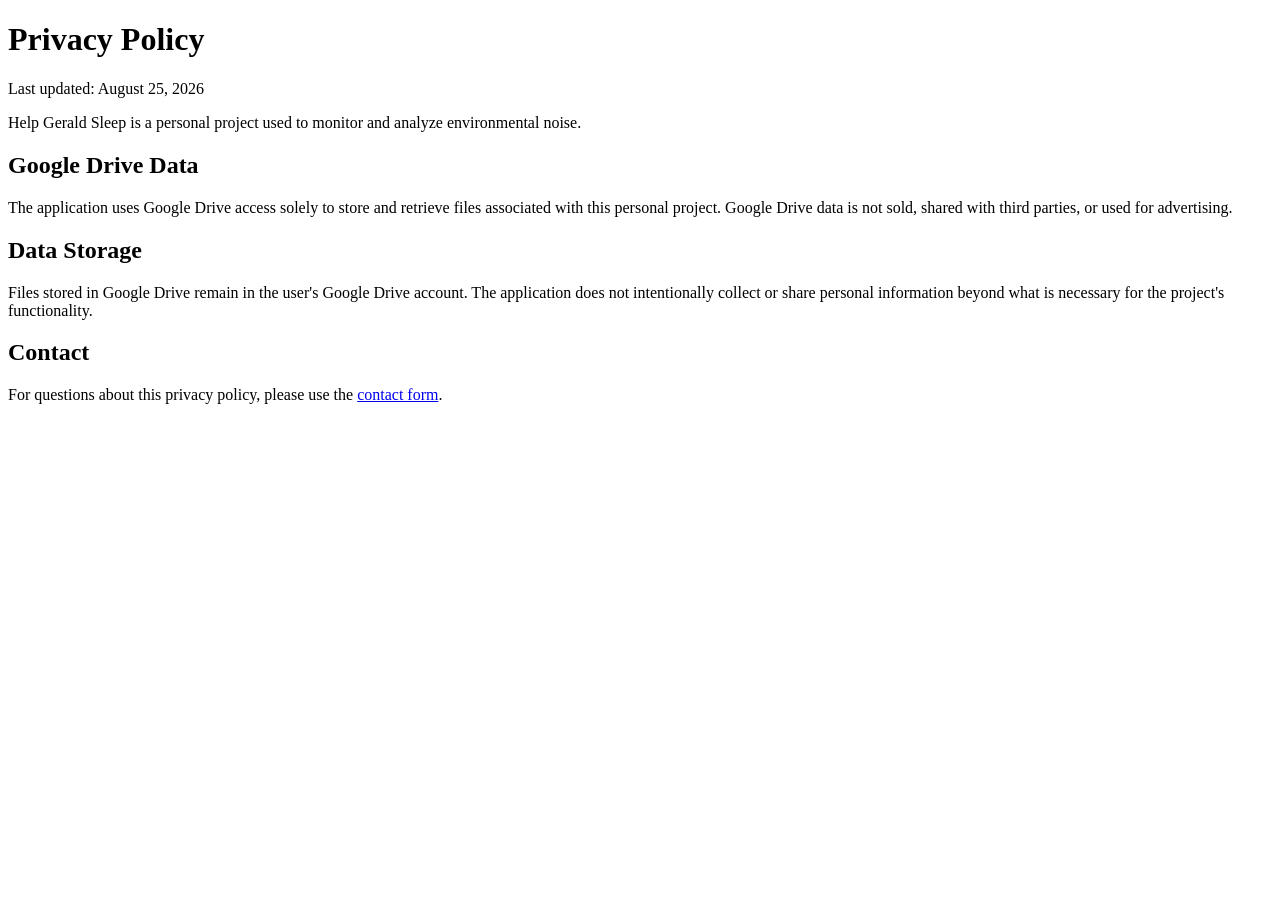
<file: website/privacy.html>
<!DOCTYPE html>
<html lang="en">
<head>
    <meta charset="UTF-8">
    <meta name="viewport" content="width=device-width, initial-scale=1.0">
    <title>Privacy Policy - Help Gerald Sleep</title>
</head>
<body>
    <h1>Privacy Policy</h1>

    <p>Last updated: August 25, 2026</p>

    <p>
        Help Gerald Sleep is a personal project used to monitor and analyze
        environmental noise.
    </p>

    <h2>Google Drive Data</h2>

    <p>
        The application uses Google Drive access solely to store and retrieve
        files associated with this personal project. Google Drive data is not
        sold, shared with third parties, or used for advertising.
    </p>

    <h2>Data Storage</h2>

    <p>
        Files stored in Google Drive remain in the user's Google Drive account.
        The application does not intentionally collect or share personal
        information beyond what is necessary for the project's functionality.
    </p>

    <h2>Contact</h2>

    <p>
        For questions about this privacy policy, please use the
        <a href="contact.html">contact form</a>.
    </p>
</body>
</html>
</file>
<file: style.css>
/* ============================================
   Help Gerald Sleep — design tokens
   ============================================ */
:root{
  --night-900:#12192F;
  --night-700:#1E2C4F;
  --night-600:#28375F;
  --moon-50:#FBF7ED;
  --moon-100:#F6F1E4;
  --amber-500:#fd7500;
  --amber-300:#fd7500;
  --asphalt-600:#3D4454;
  --asphalt-800:#252A34;
  --signal-red:#C1502E;

  --display:'Fraunces', serif;
  --body:'Inter', system-ui, sans-serif;
  --mono:'IBM Plex Mono', monospace;

  --radius:14px;
}

*{box-sizing:border-box;}
html{scroll-behavior:smooth;}
body{
  margin:0;
  font-family:var(--body);
  color:var(--asphalt-800);
  background:var(--moon-50);
  -webkit-font-smoothing:antialiased;
}
img,svg{display:block;max-width:100%;}
a{color:inherit;}

.eyebrow{
  font-family:var(--mono);
  font-size:0.72rem;
  letter-spacing:0.14em;
  text-transform:uppercase;
  color:var(--amber-300);
  margin:0 0 0.75rem;
}
.eyebrow-dark{color:var(--amber-500);}

h1,h2{font-family:var(--display);font-weight:600;margin:0;}

.btn{
  display:inline-block;
  font-family:var(--body);
  font-weight:600;
  text-decoration:none;
  padding:0.85rem 1.7rem;
  border-radius:999px;
  transition:transform 0.15s ease, box-shadow 0.15s ease;
}
.btn-amber{
  background:var(--amber-500);
  color:var(--night-900);
  box-shadow:0 6px 20px rgba(233,162,59,0.35);
}
.btn-amber:hover{transform:translateY(-2px);box-shadow:0 10px 26px rgba(233,162,59,0.45);}
.btn-large{padding:1rem 2.4rem;font-size:1.05rem;}

/* ============================================
   Top band: hero + counter, side by side
   ============================================ */
.top-band{
  position:relative;
  overflow:hidden;
  background:radial-gradient(120% 140% at 50% -10%, var(--night-600) 0%, var(--night-900) 60%);
  padding:4rem 1.5rem;
  color:var(--moon-50);
}
.sky{
  position:absolute;inset:0;
  background-image:
    radial-gradient(1.5px 1.5px at 12% 22%, rgba(251,247,237,0.5) 50%, transparent 51%),
    radial-gradient(1.5px 1.5px at 78% 15%, rgba(251,247,237,0.4) 50%, transparent 51%),
    radial-gradient(1px 1px at 40% 8%, rgba(251,247,237,0.35) 50%, transparent 51%),
    radial-gradient(1.5px 1.5px at 88% 55%, rgba(251,247,237,0.3) 50%, transparent 51%),
    radial-gradient(1px 1px at 25% 60%, rgba(251,247,237,0.3) 50%, transparent 51%),
    radial-gradient(1px 1px at 5% 45%, rgba(251,247,237,0.3) 50%, transparent 51%),
    radial-gradient(1.5px 1.5px at 60% 5%, rgba(251,247,237,0.4) 50%, transparent 51%),
    radial-gradient(1px 1px at 95% 30%, rgba(251,247,237,0.35) 50%, transparent 51%),
    radial-gradient(1px 1px at 33% 35%, rgba(251,247,237,0.28) 50%, transparent 51%),
    radial-gradient(1.5px 1.5px at 70% 70%, rgba(251,247,237,0.3) 50%, transparent 51%),
    radial-gradient(1px 1px at 17% 78%, rgba(251,247,237,0.25) 50%, transparent 51%),
    radial-gradient(1px 1px at 50% 88%, rgba(251,247,237,0.25) 50%, transparent 51%),
    radial-gradient(1.5px 1.5px at 8% 10%, rgba(251,247,237,0.35) 50%, transparent 51%),
    radial-gradient(1px 1px at 46% 50%, rgba(251,247,237,0.25) 50%, transparent 51%),
    radial-gradient(1px 1px at 82% 82%, rgba(251,247,237,0.3) 50%, transparent 51%),
    radial-gradient(1.5px 1.5px at 63% 40%, rgba(251,247,237,0.32) 50%, transparent 51%),
    radial-gradient(1px 1px at 92% 92%, rgba(251,247,237,0.25) 50%, transparent 51%),
    radial-gradient(1px 1px at 28% 92%, rgba(251,247,237,0.22) 50%, transparent 51%);
  opacity:0.9;
}
.top-band-inner{
  position:relative;
  max-width:1080px;
  margin:0 auto;
  display:flex;
  flex-direction:column;
  align-items:center;
  gap:2.25rem;
  text-align:center;
}
@media(min-width:860px){
  .top-band-inner{
    flex-direction:row;
    align-items:flex-start;
    justify-content:space-evenly;
    gap:1.75rem;
    text-align:left;
  }
  .hero-col{flex:0 1 480px;}
  .counter-col{flex:0 0 360px;}
}
.hero-col{max-width:480px;}
.mark-wrap{display:flex;justify-content:center;margin-bottom:0.5rem;}
@media(min-width:860px){
  .mark-wrap{justify-content:flex-start;}
}
.gerald-scene{position:relative;width:350px;height:350px;}
.car-track{position:absolute;inset:0;width:100%;height:100%;z-index:1;overflow:visible;}
.gerald-img{
  position:absolute;inset:0;
  width:100%;height:100%;
  object-fit:contain;
  z-index:2;
  pointer-events:none;
}

.car-track .car-zoom{animation:zoom 3.2s ease-in-out infinite;}
@keyframes zoom{
  0%{transform:translateX(-340px);opacity:0;}
  20%{opacity:1;}
  55%{transform:translateX(40px);opacity:1;}
  85%{transform:translateX(340px);opacity:0;}
  100%{transform:translateX(340px);opacity:0;}
}
@media (prefers-reduced-motion:reduce){
  .car-track .car-zoom{animation:none;}
}

.hero-col h1{font-size:clamp(2.3rem,6vw,3.4rem);margin-bottom:1rem;}
.tagline{
  font-style:italic;
  font-size:1.05rem;
  line-height:1.6;
  color:var(--moon-100);
  opacity:0.9;
  margin:0 0 2rem;
}
@media(max-width:859px){
  .tagline{max-width:480px;margin:0 auto 2rem;}
}

/* ============================================
   Counter column
   ============================================ */
.counter-col{
  position:relative;
  display:flex;
  flex-direction:column;
  justify-content:center;
  align-items:center;
  text-align:center;
  padding:3rem 2rem;
  background:rgba(251,247,237,0.05);
  border:1px solid rgba(251,247,237,0.12);
  border-radius:24px;
  overflow:hidden;
  width:100%;
  max-width:360px;
  min-height:460px;
  margin-top:3.5rem;
}
.counter-glow{
  position:absolute;top:-25%;left:50%;transform:translateX(-50%);
  width:420px;height:420px;
  background:radial-gradient(circle, rgba(243,195,116,0.4) 0%, transparent 70%);
}
.counter-eyebrow{
  position:relative;
  font-family:var(--mono);
  font-size:0.85rem;
  letter-spacing:0.14em;
  text-transform:uppercase;
  color:var(--amber-300);
  margin:0 0 0.75rem;
}
.counter-number{
  position:relative;
  font-family:var(--mono);
  font-weight:600;
  font-size:clamp(4.5rem,16vw,7.5rem);
  line-height:1;
  margin:0;
  letter-spacing:-0.02em;
}
.counter-label{
  position:relative;
  margin:1rem auto 0;
  max-width:260px;
  color:var(--moon-100);
  opacity:0.9;
  font-size:1.05rem;
  line-height:1.5;
}

.counter-col .btn{margin-top:1.75rem;}

/* ============================================
   Story
   ============================================ */
.story{padding:5rem 1.5rem;max-width:1080px;margin:0 auto;}
.story-text h2{font-size:clamp(1.6rem,3.4vw,2.1rem);margin-bottom:1.2rem;line-height:1.25;}
.story-text p{line-height:1.75;margin:0 0 1.1rem;color:var(--asphalt-600);}
.story-text p:last-child{margin-bottom:0;}
.story-text::after{content:"";display:block;clear:both;}

.story-video{
  float:right;
  width:280px;
  margin:0 0 1.5rem 2.5rem;
}
@media(max-width:640px){
  .story-text{display:flex;flex-direction:column;}
  .story-text .eyebrow{order:1;}
  .story-text h2{order:2;}
  .story-text p{order:3;}
  .story-video{float:none;width:100%;margin:2rem 0 0;order:4;}
}

.video-frame{
  background:var(--asphalt-800);
  border-radius:var(--radius);
  overflow:hidden;
  box-shadow:0 20px 40px -20px rgba(18,25,47,0.4);
}
.video-frame-bar{
  display:flex;align-items:center;gap:6px;
  padding:0.7rem 0.9rem;
  background:#1B1F29;
}
.dot{width:8px;height:8px;border-radius:50%;background:#4A5064;}
.video-frame-label{
  margin-left:0.6rem;
  font-family:var(--mono);
  font-size:0.7rem;
  color:#8A90A3;
  letter-spacing:0.04em;
}
.video-embed{position:relative;padding-top:177.78%;}
.video-embed iframe{position:absolute;inset:0;width:100%;height:100%;border:0;}
.video-caption{
  font-size:0.85rem;
  color:var(--asphalt-600);
  opacity:0.75;
  margin:0.75rem 0 0;
  text-align:center;
}

/* ============================================
   Research
   ============================================ */
.research{
  background:var(--moon-100);
  padding:5rem 1.5rem;
  text-align:center;
}
.research h2{
  font-size:clamp(1.7rem,3.6vw,2.3rem);
  max-width:640px;
  margin:0 auto 1rem;
  line-height:1.25;
}
.research-intro{
  max-width:640px;
  margin:0 auto 2.8rem;
  color:var(--asphalt-600);
  line-height:1.7;
}
.stat-grid{
  display:grid;
  grid-template-columns:repeat(auto-fit, minmax(230px,1fr));
  gap:1.25rem;
  max-width:1000px;
  margin:0 auto 2.5rem;
  text-align:left;
}
.stat-card{
  background:var(--moon-50);
  border:1px solid rgba(61,68,84,0.1);
  border-radius:var(--radius);
  padding:1.6rem 1.5rem;
}
.stat-number{
  font-family:var(--mono);
  font-weight:600;
  font-size:1.9rem;
  color:var(--signal-red);
  margin:0 0 0.3rem;
}
.stat-label{
  font-weight:600;
  font-size:0.92rem;
  margin:0 0 0.6rem;
  color:var(--asphalt-800);
}
.stat-detail{
  font-size:0.87rem;
  line-height:1.55;
  color:var(--asphalt-600);
  margin:0;
}
.paper-link{
  display:inline-block;
  font-weight:600;
  text-decoration:none;
  border-bottom:2px solid var(--amber-500);
  padding-bottom:2px;
}

/* ============================================
   Support CTA
   ============================================ */
.support{
  background:var(--night-900);
  color:var(--moon-50);
  text-align:center;
  padding:5.5rem 1.5rem;
}
.support h2{font-size:clamp(1.8rem,4vw,2.4rem);margin-bottom:1rem;}
.support-copy{
  max-width:480px;
  margin:0 auto 2rem;
  color:var(--moon-100);
  opacity:0.85;
  line-height:1.7;
}
.support-note{
  margin:1.25rem 0 0;
  font-size:0.85rem;
  color:var(--moon-100);
  opacity:0.6;
}

/* ============================================
   Sticky CTA (mobile canvassing aid)
   ============================================ */
.sticky-cta{
  position:fixed;
  right:1rem;
  bottom:1rem;
  background:var(--amber-500);
  color:var(--night-900);
  font-family:var(--body);
  font-weight:600;
  font-size:0.9rem;
  text-decoration:none;
  padding:0.75rem 1.3rem;
  border-radius:999px;
  box-shadow:0 10px 24px rgba(18,25,47,0.25);
  opacity:0;
  transform:translateY(12px);
  pointer-events:none;
  transition:opacity 0.25s ease, transform 0.25s ease;
  z-index:50;
}
.sticky-cta.visible{
  opacity:1;
  transform:translateY(0);
  pointer-events:auto;
}

/* ============================================
   Footer
   ============================================ */
.site-footer{
  background:var(--night-900);
  color:var(--moon-100);
  opacity:0.6;
  text-align:center;
  font-size:0.8rem;
  line-height:1.7;
  padding:1.5rem 1.5rem 2.5rem;
}
.site-footer p{margin:0.2rem 0;}

:focus-visible{
  outline:3px solid var(--amber-500);
  outline-offset:3px;
}

/* ============================================
   Site nav
   ============================================ */
.site-nav{
  background:var(--night-900);
  padding:0.9rem 1.5rem;
  position:sticky;
  top:0;
  z-index:100;
  border-bottom:1px solid rgba(251,247,237,0.08);
}
.site-nav-inner{
  max-width:1080px;
  margin:0 auto;
  display:flex;
  align-items:center;
  justify-content:space-between;
  position:relative;
}
.nav-logo{
  display:flex;
  align-items:center;
  gap:0.6rem;
  text-decoration:none;
  color:var(--moon-50);
  font-family:var(--display);
  font-weight:600;
  font-size:1.05rem;
}
.nav-logo-icon{width:28px;height:28px;border-radius:6px;}
.nav-links{display:flex;gap:1.75rem;}
.nav-links a{
  color:var(--moon-100);
  text-decoration:none;
  font-size:0.92rem;
  font-weight:600;
  opacity:0.75;
  transition:opacity 0.15s ease;
}
.nav-links a:hover{opacity:1;}
.nav-links a.active{opacity:1;color:var(--amber-300);}
.nav-toggle{
  display:none;
  flex-direction:column;
  gap:4px;
  background:none;
  border:0;
  cursor:pointer;
  padding:0.4rem;
}
.nav-toggle span{width:22px;height:2px;background:var(--moon-50);display:block;}
@media(max-width:700px){
  .nav-links{
    position:absolute;
    top:calc(100% + 0.9rem);
    left:-1.5rem;
    right:-1.5rem;
    background:var(--night-900);
    flex-direction:column;
    gap:0;
    max-height:0;
    overflow:hidden;
    transition:max-height 0.25s ease;
  }
  .nav-links.open{max-height:260px;}
  .nav-links a{padding:1rem 1.5rem;border-top:1px solid rgba(251,247,237,0.08);opacity:1;}
  .nav-toggle{display:flex;}
}

/* ============================================
   Placeholder pages (Data / About Me)
   ============================================ */
.placeholder-page{
  min-height:60vh;
  display:flex;
  flex-direction:column;
  align-items:center;
  justify-content:center;
  text-align:center;
  padding:5rem 1.5rem;
  background:var(--moon-100);
}
.placeholder-page h1{font-size:clamp(1.8rem,4vw,2.4rem);margin-bottom:1rem;}
.placeholder-copy{
  max-width:480px;
  color:var(--asphalt-600);
  line-height:1.7;
  margin:0 0 1.5rem;
}
.placeholder-page .paper-link{margin-top:0.5rem;}

/* ============================================
   Contact page
   ============================================ */
.contact{
  background:var(--moon-50);
  padding:5rem 1.5rem;
  text-align:center;
}
.contact h1{font-size:clamp(1.8rem,4vw,2.4rem);max-width:560px;margin:0 auto 0.75rem;line-height:1.25;}
.contact-intro{max-width:480px;margin:0 auto 2.5rem;color:var(--asphalt-600);line-height:1.7;}
.contact-form{max-width:480px;margin:0 auto;text-align:left;}
.form-group{margin-bottom:1.25rem;}
.form-group label{display:block;font-weight:600;font-size:0.9rem;margin-bottom:0.4rem;color:var(--asphalt-800);}
.form-group input,
.form-group textarea{
  width:100%;
  font-family:var(--body);
  font-size:1rem;
  padding:0.75rem 0.9rem;
  border:1px solid rgba(61,68,84,0.25);
  border-radius:10px;
  background:#fff;
  color:var(--asphalt-800);
  resize:vertical;
}
.form-group input:focus,
.form-group textarea:focus{
  outline:none;
  border-color:var(--amber-500);
  box-shadow:0 0 0 3px rgba(233,162,59,0.2);
}
.contact-form .btn{width:100%;text-align:center;border:none;cursor:pointer;}
.form-status{margin-top:1rem;font-size:0.9rem;min-height:1.2em;}
.form-status.success{color:#3F7D4F;}
.form-status.error{color:var(--signal-red);}

/* ============================================
   About page: photo + credit cards
   ============================================ */
.photo-embed{position:relative;padding-top:100%;}
.photo-embed img{position:absolute;inset:0;width:100%;height:100%;object-fit:cover;display:block;}

.credit-grid{grid-template-columns:repeat(auto-fit, minmax(260px,1fr));max-width:720px;}
.credit-grid .stat-label{font-size:1.05rem;margin-bottom:0.5rem;}

/* About page: nudge photo down to align with body text, not the heading */
#bio .story-video{margin-top:2.5rem;}

/* About page: full-bleed cream background */
#bio{
  max-width:none;
  margin:0;
  background:var(--moon-100);
}
#bio .story-text{
  max-width:1080px;
  margin:0 auto;
}
#bio .eyebrow{color:var(--amber-500);}
</file>
<file: website/style.css>
/* ============================================
   Help Gerald Sleep — design tokens
   ============================================ */
:root{
  --night-900:#12192F;
  --night-700:#1E2C4F;
  --night-600:#28375F;
  --moon-50:#FBF7ED;
  --moon-100:#F6F1E4;
  --amber-500:#fd7500;
  --amber-300:#fd7500;
  --asphalt-600:#3D4454;
  --asphalt-800:#252A34;
  --signal-red:#C1502E;

  --display:'Fraunces', serif;
  --body:'Inter', system-ui, sans-serif;
  --mono:'IBM Plex Mono', monospace;

  --radius:14px;
}

*{box-sizing:border-box;}
html{scroll-behavior:smooth;}
body{
  margin:0;
  font-family:var(--body);
  color:var(--asphalt-800);
  background:var(--moon-50);
  -webkit-font-smoothing:antialiased;
}
img,svg{display:block;max-width:100%;}
a{color:inherit;}

.eyebrow{
  font-family:var(--mono);
  font-size:0.72rem;
  letter-spacing:0.14em;
  text-transform:uppercase;
  color:var(--amber-300);
  margin:0 0 0.75rem;
}
.eyebrow-dark{color:var(--amber-500);}

h1,h2{font-family:var(--display);font-weight:600;margin:0;}

.btn{
  display:inline-block;
  font-family:var(--body);
  font-weight:600;
  text-decoration:none;
  padding:0.85rem 1.7rem;
  border-radius:999px;
  transition:transform 0.15s ease, box-shadow 0.15s ease;
}
.btn-amber{
  background:var(--amber-500);
  color:var(--night-900);
  box-shadow:0 6px 20px rgba(233,162,59,0.35);
}
.btn-amber:hover{transform:translateY(-2px);box-shadow:0 10px 26px rgba(233,162,59,0.45);}
.btn-large{padding:1rem 2.4rem;font-size:1.05rem;}

/* ============================================
   Top band: hero + counter, side by side
   ============================================ */
.top-band{
  position:relative;
  overflow:hidden;
  background:radial-gradient(120% 140% at 50% -10%, var(--night-600) 0%, var(--night-900) 60%);
  padding:4rem 1.5rem;
  color:var(--moon-50);
}
.sky{
  position:absolute;inset:0;
  background-image:
    radial-gradient(1.5px 1.5px at 12% 22%, rgba(251,247,237,0.5) 50%, transparent 51%),
    radial-gradient(1.5px 1.5px at 78% 15%, rgba(251,247,237,0.4) 50%, transparent 51%),
    radial-gradient(1px 1px at 40% 8%, rgba(251,247,237,0.35) 50%, transparent 51%),
    radial-gradient(1.5px 1.5px at 88% 55%, rgba(251,247,237,0.3) 50%, transparent 51%),
    radial-gradient(1px 1px at 25% 60%, rgba(251,247,237,0.3) 50%, transparent 51%),
    radial-gradient(1px 1px at 5% 45%, rgba(251,247,237,0.3) 50%, transparent 51%),
    radial-gradient(1.5px 1.5px at 60% 5%, rgba(251,247,237,0.4) 50%, transparent 51%),
    radial-gradient(1px 1px at 95% 30%, rgba(251,247,237,0.35) 50%, transparent 51%),
    radial-gradient(1px 1px at 33% 35%, rgba(251,247,237,0.28) 50%, transparent 51%),
    radial-gradient(1.5px 1.5px at 70% 70%, rgba(251,247,237,0.3) 50%, transparent 51%),
    radial-gradient(1px 1px at 17% 78%, rgba(251,247,237,0.25) 50%, transparent 51%),
    radial-gradient(1px 1px at 50% 88%, rgba(251,247,237,0.25) 50%, transparent 51%),
    radial-gradient(1.5px 1.5px at 8% 10%, rgba(251,247,237,0.35) 50%, transparent 51%),
    radial-gradient(1px 1px at 46% 50%, rgba(251,247,237,0.25) 50%, transparent 51%),
    radial-gradient(1px 1px at 82% 82%, rgba(251,247,237,0.3) 50%, transparent 51%),
    radial-gradient(1.5px 1.5px at 63% 40%, rgba(251,247,237,0.32) 50%, transparent 51%),
    radial-gradient(1px 1px at 92% 92%, rgba(251,247,237,0.25) 50%, transparent 51%),
    radial-gradient(1px 1px at 28% 92%, rgba(251,247,237,0.22) 50%, transparent 51%);
  opacity:0.9;
}
.top-band-inner{
  position:relative;
  max-width:1080px;
  margin:0 auto;
  display:flex;
  flex-direction:column;
  align-items:center;
  gap:2.25rem;
  text-align:center;
}
@media(min-width:860px){
  .top-band-inner{
    flex-direction:row;
    align-items:flex-start;
    justify-content:space-evenly;
    gap:1.75rem;
    text-align:left;
  }
  .hero-col{flex:0 1 480px;}
  .counter-col{flex:0 0 360px;}
}
.hero-col{max-width:480px;}
.mark-wrap{display:flex;justify-content:center;margin-bottom:0.5rem;}
@media(min-width:860px){
  .mark-wrap{justify-content:flex-start;}
}
.gerald-scene{position:relative;width:350px;height:350px;}
.car-track{position:absolute;inset:0;width:100%;height:100%;z-index:1;overflow:visible;}
.gerald-img{
  position:absolute;inset:0;
  width:100%;height:100%;
  object-fit:contain;
  z-index:2;
  pointer-events:none;
}

.car-track .car-zoom{animation:zoom 3.2s ease-in-out infinite;}
@keyframes zoom{
  0%{transform:translateX(-340px);opacity:0;}
  20%{opacity:1;}
  55%{transform:translateX(40px);opacity:1;}
  85%{transform:translateX(340px);opacity:0;}
  100%{transform:translateX(340px);opacity:0;}
}
@media (prefers-reduced-motion:reduce){
  .car-track .car-zoom{animation:none;}
}

.hero-col h1{font-size:clamp(2.3rem,6vw,3.4rem);margin-bottom:1rem;}
.tagline{
  font-style:italic;
  font-size:1.05rem;
  line-height:1.6;
  color:var(--moon-100);
  opacity:0.9;
  margin:0 0 2rem;
}
@media(max-width:859px){
  .tagline{max-width:480px;margin:0 auto 2rem;}
}

/* ============================================
   Counter column
   ============================================ */
.counter-col{
  position:relative;
  display:flex;
  flex-direction:column;
  justify-content:center;
  align-items:center;
  text-align:center;
  padding:3rem 2rem;
  background:rgba(251,247,237,0.05);
  border:1px solid rgba(251,247,237,0.12);
  border-radius:24px;
  overflow:hidden;
  width:100%;
  max-width:360px;
  min-height:460px;
  margin-top:3.5rem;
}
.counter-glow{
  position:absolute;top:-25%;left:50%;transform:translateX(-50%);
  width:420px;height:420px;
  background:radial-gradient(circle, rgba(243,195,116,0.4) 0%, transparent 70%);
}
.counter-eyebrow{
  position:relative;
  font-family:var(--mono);
  font-size:0.85rem;
  letter-spacing:0.14em;
  text-transform:uppercase;
  color:var(--amber-300);
  margin:0 0 0.75rem;
}
.counter-number{
  position:relative;
  font-family:var(--mono);
  font-weight:600;
  font-size:clamp(4.5rem,16vw,7.5rem);
  line-height:1;
  margin:0;
  letter-spacing:-0.02em;
}
.counter-label{
  position:relative;
  margin:1rem auto 0;
  max-width:260px;
  color:var(--moon-100);
  opacity:0.9;
  font-size:1.05rem;
  line-height:1.5;
}

.counter-col .btn{margin-top:1.75rem;}

/* ============================================
   Story
   ============================================ */
.story{padding:5rem 1.5rem;max-width:1080px;margin:0 auto;}
.story-text h2{font-size:clamp(1.6rem,3.4vw,2.1rem);margin-bottom:1.2rem;line-height:1.25;}
.story-text p{line-height:1.75;margin:0 0 1.1rem;color:var(--asphalt-600);}
.story-text p:last-child{margin-bottom:0;}
.story-text::after{content:"";display:block;clear:both;}

.story-video{
  float:right;
  width:280px;
  margin:0 0 1.5rem 2.5rem;
}
@media(max-width:640px){
  .story-text{display:flex;flex-direction:column;}
  .story-text .eyebrow{order:1;}
  .story-text h2{order:2;}
  .story-text p{order:3;}
  .story-video{float:none;width:100%;margin:2rem 0 0;order:4;}
}

.video-frame{
  background:var(--asphalt-800);
  border-radius:var(--radius);
  overflow:hidden;
  box-shadow:0 20px 40px -20px rgba(18,25,47,0.4);
}
.video-frame-bar{
  display:flex;align-items:center;gap:6px;
  padding:0.7rem 0.9rem;
  background:#1B1F29;
}
.dot{width:8px;height:8px;border-radius:50%;background:#4A5064;}
.video-frame-label{
  margin-left:0.6rem;
  font-family:var(--mono);
  font-size:0.7rem;
  color:#8A90A3;
  letter-spacing:0.04em;
}
.video-embed{position:relative;padding-top:177.78%;}
.video-embed iframe{position:absolute;inset:0;width:100%;height:100%;border:0;}
.video-caption{
  font-size:0.85rem;
  color:var(--asphalt-600);
  opacity:0.75;
  margin:0.75rem 0 0;
  text-align:center;
}

/* ============================================
   Research
   ============================================ */
.research{
  background:var(--moon-100);
  padding:5rem 1.5rem;
  text-align:center;
}
.research h2{
  font-size:clamp(1.7rem,3.6vw,2.3rem);
  max-width:640px;
  margin:0 auto 1rem;
  line-height:1.25;
}
.research-intro{
  max-width:640px;
  margin:0 auto 2.8rem;
  color:var(--asphalt-600);
  line-height:1.7;
}
.stat-grid{
  display:grid;
  grid-template-columns:repeat(auto-fit, minmax(230px,1fr));
  gap:1.25rem;
  max-width:1000px;
  margin:0 auto 2.5rem;
  text-align:left;
}
.stat-card{
  background:var(--moon-50);
  border:1px solid rgba(61,68,84,0.1);
  border-radius:var(--radius);
  padding:1.6rem 1.5rem;
}
.stat-number{
  font-family:var(--mono);
  font-weight:600;
  font-size:1.9rem;
  color:var(--signal-red);
  margin:0 0 0.3rem;
}
.stat-label{
  font-weight:600;
  font-size:0.92rem;
  margin:0 0 0.6rem;
  color:var(--asphalt-800);
}
.stat-detail{
  font-size:0.87rem;
  line-height:1.55;
  color:var(--asphalt-600);
  margin:0;
}
.paper-link{
  display:inline-block;
  font-weight:600;
  text-decoration:none;
  border-bottom:2px solid var(--amber-500);
  padding-bottom:2px;
}

/* ============================================
   Support CTA
   ============================================ */
.support{
  background:var(--night-900);
  color:var(--moon-50);
  text-align:center;
  padding:5.5rem 1.5rem;
}
.support h2{font-size:clamp(1.8rem,4vw,2.4rem);margin-bottom:1rem;}
.support-copy{
  max-width:480px;
  margin:0 auto 2rem;
  color:var(--moon-100);
  opacity:0.85;
  line-height:1.7;
}
.support-note{
  margin:1.25rem 0 0;
  font-size:0.85rem;
  color:var(--moon-100);
  opacity:0.6;
}

/* ============================================
   Sticky CTA (mobile canvassing aid)
   ============================================ */
.sticky-cta{
  position:fixed;
  right:1rem;
  bottom:1rem;
  background:var(--amber-500);
  color:var(--night-900);
  font-family:var(--body);
  font-weight:600;
  font-size:0.9rem;
  text-decoration:none;
  padding:0.75rem 1.3rem;
  border-radius:999px;
  box-shadow:0 10px 24px rgba(18,25,47,0.25);
  opacity:0;
  transform:translateY(12px);
  pointer-events:none;
  transition:opacity 0.25s ease, transform 0.25s ease;
  z-index:50;
}
.sticky-cta.visible{
  opacity:1;
  transform:translateY(0);
  pointer-events:auto;
}

/* ============================================
   Footer
   ============================================ */
.site-footer{
  background:var(--night-900);
  color:var(--moon-100);
  opacity:0.6;
  text-align:center;
  font-size:0.8rem;
  line-height:1.7;
  padding:1.5rem 1.5rem 2.5rem;
}
.site-footer p{margin:0.2rem 0;}

:focus-visible{
  outline:3px solid var(--amber-500);
  outline-offset:3px;
}

.privacy-link {
  display: inline-block;
  margin-top: 8px;
  font-size: 0.75rem;
  color: inherit;
  opacity: 0.65;
  text-decoration: underline;
  transition: opacity 0.2s ease;
}

.privacy-link:hover {
  opacity: 1;
}

/* ============================================
   Site nav
   ============================================ */
.site-nav{
  background:var(--night-900);
  padding:0.9rem 1.5rem;
  position:sticky;
  top:0;
  z-index:100;
  border-bottom:1px solid rgba(251,247,237,0.08);
}
.site-nav-inner{
  max-width:1080px;
  margin:0 auto;
  display:flex;
  align-items:center;
  justify-content:space-between;
  position:relative;
}
.nav-logo{
  display:flex;
  align-items:center;
  gap:0.6rem;
  text-decoration:none;
  color:var(--moon-50);
  font-family:var(--display);
  font-weight:600;
  font-size:1.05rem;
}
.nav-logo-icon{width:28px;height:28px;border-radius:6px;}
.nav-links{display:flex;gap:1.75rem;}
.nav-links a{
  color:var(--moon-100);
  text-decoration:none;
  font-size:0.92rem;
  font-weight:600;
  opacity:0.75;
  transition:opacity 0.15s ease;
}
.nav-links a:hover{opacity:1;}
.nav-links a.active{opacity:1;color:var(--amber-300);}
.nav-toggle{
  display:none;
  flex-direction:column;
  gap:4px;
  background:none;
  border:0;
  cursor:pointer;
  padding:0.4rem;
}
.nav-toggle span{width:22px;height:2px;background:var(--moon-50);display:block;}
@media(max-width:700px){
  .nav-links{
    position:absolute;
    top:calc(100% + 0.9rem);
    left:-1.5rem;
    right:-1.5rem;
    background:var(--night-900);
    flex-direction:column;
    gap:0;
    max-height:0;
    overflow:hidden;
    transition:max-height 0.25s ease;
  }
  .nav-links.open{max-height:260px;}
  .nav-links a{padding:1rem 1.5rem;border-top:1px solid rgba(251,247,237,0.08);opacity:1;}
  .nav-toggle{display:flex;}
}

/* ============================================
   Placeholder pages (Data / About Me)
   ============================================ */
.placeholder-page{
  min-height:60vh;
  display:flex;
  flex-direction:column;
  align-items:center;
  justify-content:center;
  text-align:center;
  padding:5rem 1.5rem;
  background:var(--moon-100);
}
.placeholder-page h1{font-size:clamp(1.8rem,4vw,2.4rem);margin-bottom:1rem;}
.placeholder-copy{
  max-width:480px;
  color:var(--asphalt-600);
  line-height:1.7;
  margin:0 0 1.5rem;
}
.placeholder-page .paper-link{margin-top:0.5rem;}

/* ============================================
   Contact page
   ============================================ */
.contact{
  background:var(--moon-50);
  padding:5rem 1.5rem;
  text-align:center;
}
.contact h1{font-size:clamp(1.8rem,4vw,2.4rem);max-width:560px;margin:0 auto 0.75rem;line-height:1.25;}
.contact-intro{max-width:480px;margin:0 auto 2.5rem;color:var(--asphalt-600);line-height:1.7;}
.contact-form{max-width:480px;margin:0 auto;text-align:left;}
.form-group{margin-bottom:1.25rem;}
.form-group label{display:block;font-weight:600;font-size:0.9rem;margin-bottom:0.4rem;color:var(--asphalt-800);}
.form-group input,
.form-group textarea{
  width:100%;
  font-family:var(--body);
  font-size:1rem;
  padding:0.75rem 0.9rem;
  border:1px solid rgba(61,68,84,0.25);
  border-radius:10px;
  background:#fff;
  color:var(--asphalt-800);
  resize:vertical;
}
.form-group input:focus,
.form-group textarea:focus{
  outline:none;
  border-color:var(--amber-500);
  box-shadow:0 0 0 3px rgba(233,162,59,0.2);
}
.contact-form .btn{width:100%;text-align:center;border:none;cursor:pointer;}
.form-status{margin-top:1rem;font-size:0.9rem;min-height:1.2em;}
.form-status.success{color:#3F7D4F;}
.form-status.error{color:var(--signal-red);}

/* ============================================
   About page: photo + credit cards
   ============================================ */
.photo-embed{position:relative;padding-top:100%;}
.photo-embed img{position:absolute;inset:0;width:100%;height:100%;object-fit:cover;display:block;}

.credit-grid{grid-template-columns:repeat(auto-fit, minmax(260px,1fr));max-width:720px;}
.credit-grid .stat-label{font-size:1.05rem;margin-bottom:0.5rem;}

/* About page: nudge photo down to align with body text, not the heading */
#bio .story-video{margin-top:2.5rem;}

/* About page: full-bleed cream background */
#bio{
  max-width:none;
  margin:0;
  background:var(--moon-100);
}
#bio .story-text{
  max-width:1080px;
  margin:0 auto;
}
#bio .eyebrow{color:var(--amber-500);}

/* ============================================
   Data page (dark theme, two-column on desktop)
   ============================================ */
.data-page{
  --data-soft:rgba(246,241,228,0.82);
  --data-faint:rgba(246,241,228,0.62);
  --data-card:rgba(251,247,237,0.05);
  --data-border:rgba(251,247,237,0.12);
  background:var(--night-900);
  padding:3.5rem 1.5rem 5rem;
}
.data-shell{max-width:1080px;margin:0 auto;}

/* Mobile: everything stacks. Desktop: title + date picker on the left,
   everything else on the right. */
.data-layout{display:grid;grid-template-columns:1fr;gap:2rem;}
.data-main-col{min-width:0;}
@media(min-width:1040px){
  .data-layout{grid-template-columns:380px minmax(0,1fr);gap:2.5rem;align-items:start;}
}
@media(min-width:1040px) and (min-height:900px){
  .data-side{position:sticky;top:5.5rem;}
}

/* ---- Left column: title + date picker ---- */
.data-intro{text-align:center;margin-bottom:1.5rem;}
.data-intro .eyebrow{color:var(--amber-300);}
.data-intro h1{
  font-size:clamp(1.9rem,4.4vw,2.5rem);
  max-width:640px;
  margin:0 auto 1rem;
  line-height:1.2;
  color:var(--moon-50);
}
.data-intro p{max-width:600px;margin:0 auto;color:var(--data-soft);line-height:1.7;}
.night-selector{display:flex;align-items:center;justify-content:center;gap:0.6rem;margin:0 0 1.5rem;}
.night-arrow{
  width:36px;height:36px;border-radius:50%;flex-shrink:0;
  background:rgba(251,247,237,0.06);border:1px solid rgba(251,247,237,0.18);
  color:var(--moon-50);font-size:1.2rem;line-height:1;cursor:pointer;
  transition:background 0.15s ease;
}
.night-arrow:hover:not(:disabled){background:rgba(251,247,237,0.14);}
.night-arrow:disabled{opacity:0.35;cursor:default;}
.night-select{
  font-family:var(--mono);font-size:0.9rem;
  background:rgba(251,247,237,0.06);border:1px solid rgba(251,247,237,0.22);
  color:var(--moon-50);padding:0.6rem 1rem;border-radius:999px;cursor:pointer;
  min-width:0;flex:1;text-align:center;
}
.night-select option{background:var(--night-900);color:var(--moon-50);}

@media(min-width:1040px){
  .data-intro{text-align:left;}
  .data-intro h1,.data-intro p{margin-left:0;margin-right:0;}
  .night-selector{justify-content:flex-start;}
}

/* ---- Invalid-night notice ---- */
.invalid-night-notice{
  background:rgba(240,169,140,0.1);
  border:1px solid rgba(240,169,140,0.35);
  color:#F7C3AA;
  border-radius:var(--radius);
  padding:1.2rem 1.4rem;
  font-size:0.92rem;
  line-height:1.6;
  text-align:center;
  margin:0 0 1.25rem;
}

/* ---- Gerald status card (left column): headline, then car count ---- */
.gerald-status{
  display:flex;flex-wrap:wrap;align-items:center;gap:1rem 1.1rem;
  background:var(--data-card);
  border:1px solid var(--data-border);
  border-radius:20px;
  padding:1.4rem;
  color:var(--moon-50);
  text-align:left;
}
.gerald-status-img{width:64px;height:64px;object-fit:contain;flex-shrink:0;}
.gerald-status-text{flex:1;min-width:150px;}
.gerald-badge{
  display:inline-block;font-family:var(--mono);font-size:0.66rem;letter-spacing:0.08em;
  text-transform:uppercase;padding:0.3rem 0.7rem;border-radius:999px;margin-bottom:0.6rem;
}
.gerald-badge.ok{background:rgba(253,117,0,0.18);color:var(--amber-300);border:1px solid rgba(253,117,0,0.4);}
.gerald-badge.warn{background:rgba(253,117,0,0.28);color:#ffcf9e;border:1px solid rgba(253,117,0,0.55);}
.gerald-badge.violation{background:rgba(193,80,46,0.28);color:#F7C3AA;border:1px solid rgba(193,80,46,0.6);}
.gerald-status-title{
  font-family:var(--display);font-weight:600;font-size:1.3rem;line-height:1.25;
  margin:0;color:var(--moon-50);
}
.gerald-status-desc{margin:0.6rem 0 0;color:var(--data-soft);font-size:0.9rem;line-height:1.55;}

.gerald-status-count{
  flex-basis:100%;
  display:flex;align-items:baseline;gap:0.75rem;
  border-top:1px solid var(--data-border);
  padding-top:1rem;
}
.gerald-count-num{font-family:var(--mono);font-weight:600;font-size:2.5rem;line-height:1;color:var(--amber-300);}
.gerald-count-label{font-size:0.9rem;color:var(--data-soft);}

/* ---- Number cards: one row ---- */
.data-stat-grid{
  display:grid;
  grid-template-columns:repeat(4,1fr);
  gap:0.8rem;
  max-width:none;
  margin:0 0 1.25rem;
  text-align:left;
}
.data-stat-grid .stat-card{
  background:var(--data-card);
  border:1px solid var(--data-border);
  padding:1.1rem 1rem;
}
.data-stat-grid .stat-number{color:var(--amber-300);font-size:1.55rem;margin-bottom:0.4rem;}
.data-stat-grid .stat-label{color:var(--data-soft);font-weight:500;font-size:0.8rem;line-height:1.35;margin:0;}

/* ---- Overnight chart ---- */
.chart-card{
  background:var(--data-card);
  border:1px solid var(--data-border);
  border-radius:var(--radius);
  padding:1.5rem;
  margin-bottom:1.25rem;
}
.chart-card-header{margin-bottom:1rem;}
.chart-card-header h3{font-family:var(--display);font-weight:600;font-size:1.2rem;margin:0;color:var(--moon-50);}
.chart-wrap{position:relative;width:100%;height:340px;}
#acousticChart{position:absolute;inset:0;width:100%;height:100%;display:block;}
.chart-legend{
  display:flex;flex-wrap:wrap;gap:0.6rem 1.5rem;
  margin-top:1rem;padding-top:1rem;
  border-top:1px solid var(--data-border);
  font-size:0.8rem;color:var(--data-soft);
}
.chart-legend span{display:inline-flex;align-items:center;gap:0.45rem;}
.legend-swatch{display:inline-block;flex-shrink:0;}
.legend-line{width:14px;height:2px;background:rgba(251,247,237,0.6);}
.legend-dash{width:14px;height:0;border-top:2px dashed #F0A98C;}
.legend-dot{width:10px;height:10px;border-radius:50%;}

/* ---- Recording (below the chart) ---- */
.event-detail{
  background:var(--data-card);
  border:1px solid var(--data-border);
  border-radius:var(--radius);
  padding:1.5rem;
  margin-bottom:1.5rem;
}
.event-detail-empty{color:var(--data-soft);font-size:0.92rem;margin:0;}
.event-detail-grid{
  display:grid;
  grid-template-columns:repeat(auto-fit, minmax(118px,1fr));
  gap:1rem;
  margin-bottom:1.25rem;
}
.event-detail-label{
  font-family:var(--mono);font-size:0.68rem;letter-spacing:0.08em;text-transform:uppercase;
  color:var(--data-faint);margin:0 0 0.3rem;
}
.event-detail-value{font-family:var(--display);font-size:1.25rem;font-weight:600;margin:0;color:var(--moon-50);}

/* Per-car mini chart. The wrapper has a fixed height and the canvas is
   absolutely positioned, so the canvas can never change its own size. */
.event-mini-chart-wrap{
  position:relative;
  width:100%;
  height:80px;
  margin-bottom:1.25rem;
  background:rgba(251,247,237,0.03);
  border:1px solid rgba(251,247,237,0.1);
  border-radius:10px;
  overflow:hidden;
}
#eventMiniChart{position:absolute;inset:0;width:100%;height:100%;display:block;}

.play-btn{
  display:inline-flex;align-items:center;gap:0.5rem;
  font-family:var(--body);font-weight:700;font-size:0.9rem;
  background:var(--amber-500);color:var(--night-900);
  border:none;padding:0.75rem 1.5rem;border-radius:999px;cursor:pointer;
  transition:transform 0.15s ease;
}
.play-btn:hover{transform:translateY(-1px);}
.event-note{margin:0.9rem 0 0;font-size:0.82rem;color:var(--data-faint);}

/* ---- Methodology + hardware ---- */
.data-methodology{
  max-width:640px;margin:3rem auto 2rem;text-align:center;
  font-size:0.84rem;color:var(--data-soft);line-height:1.65;
}
.data-methodology a{color:var(--amber-300);font-weight:600;}

.hardware-card{
  background:var(--data-card);
  border:1px solid var(--data-border);
  border-radius:var(--radius);
  padding:1.2rem 1.4rem;
  max-width:640px;
  margin:0 auto;
}
.hardware-title{font-weight:600;font-size:0.95rem;margin:0 0 0.8rem;color:var(--moon-50);}
.hardware-list{list-style:none;margin:0;padding:0;font-size:0.85rem;}
.hardware-list li{
  display:flex;justify-content:space-between;gap:1rem;padding:0.45rem 0;
  border-top:1px solid rgba(251,247,237,0.08);color:var(--data-soft);
}
.hardware-list li:first-child{border-top:none;}
.hardware-list li span:last-child{font-family:var(--mono);color:var(--amber-300);text-align:right;}

@media(max-width:560px){
  .data-stat-grid{grid-template-columns:repeat(2,1fr);}
  .chart-wrap{height:260px;}
}
</file>
